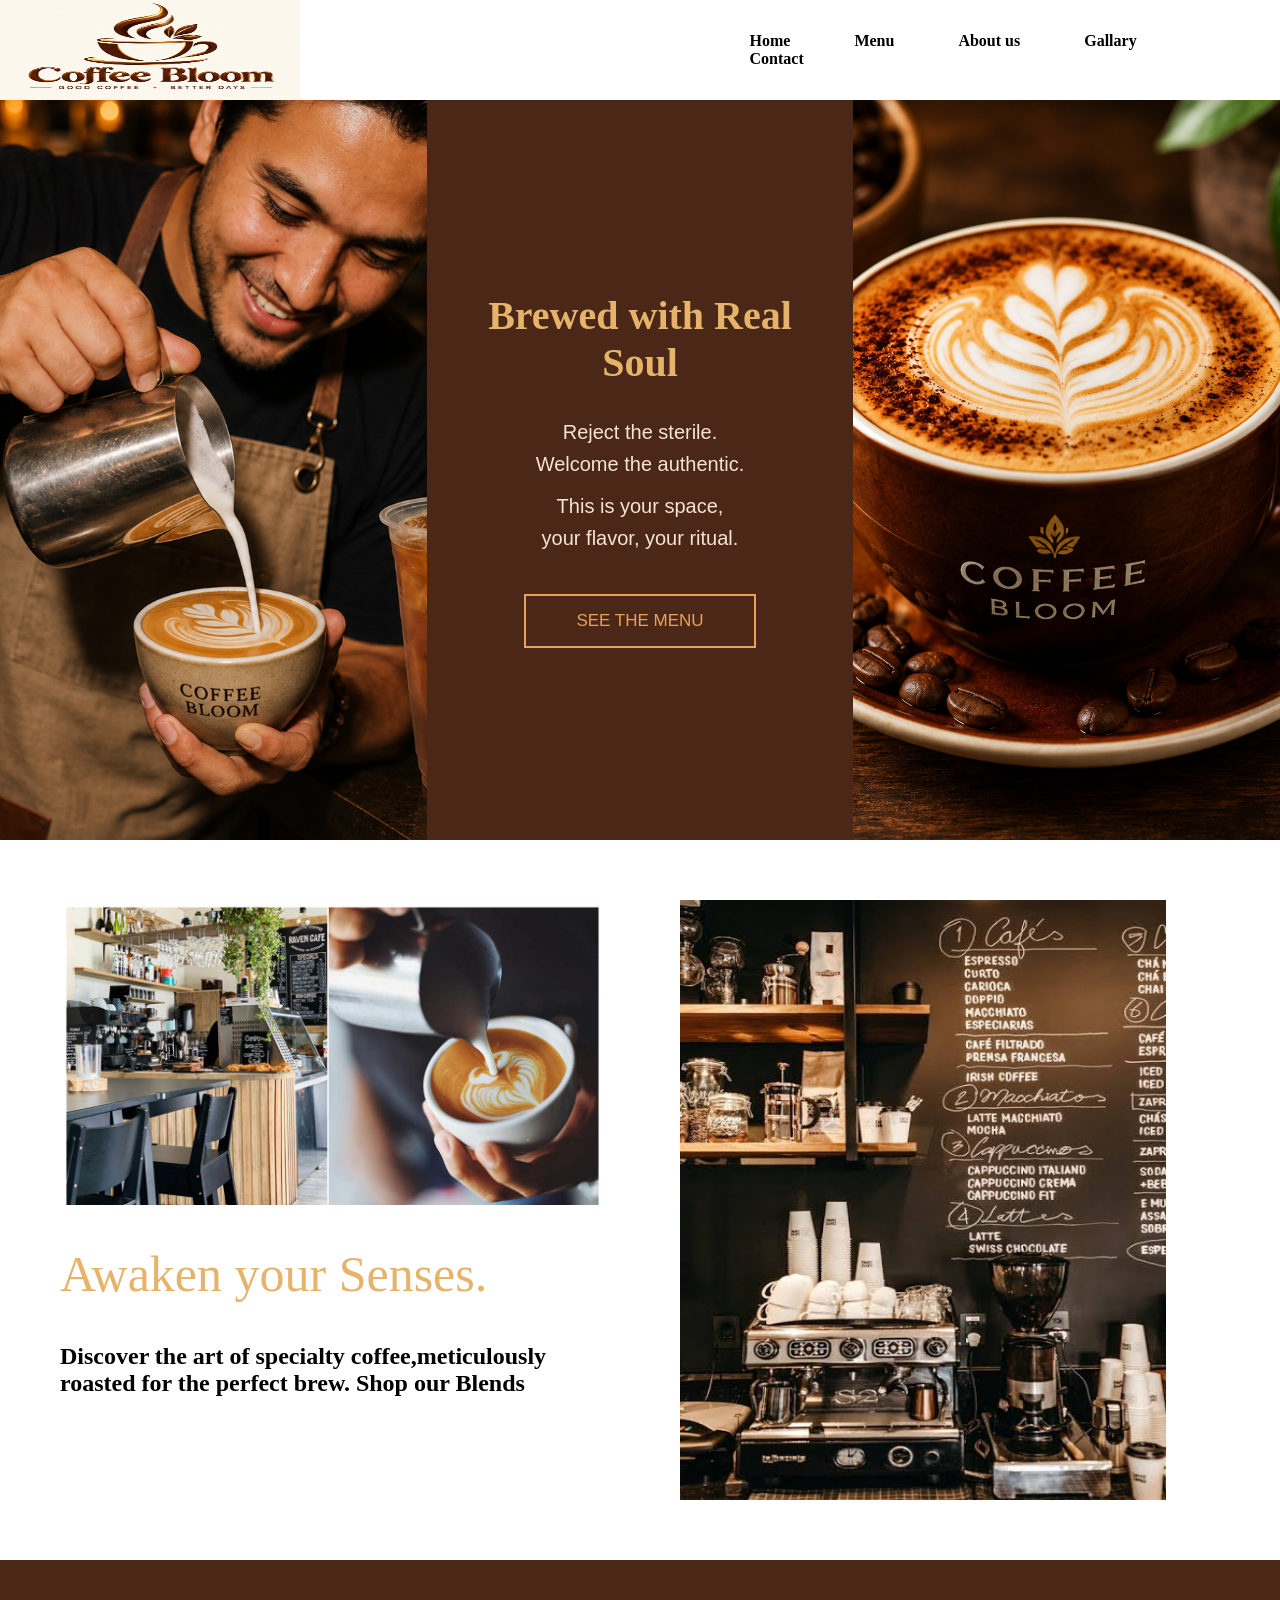
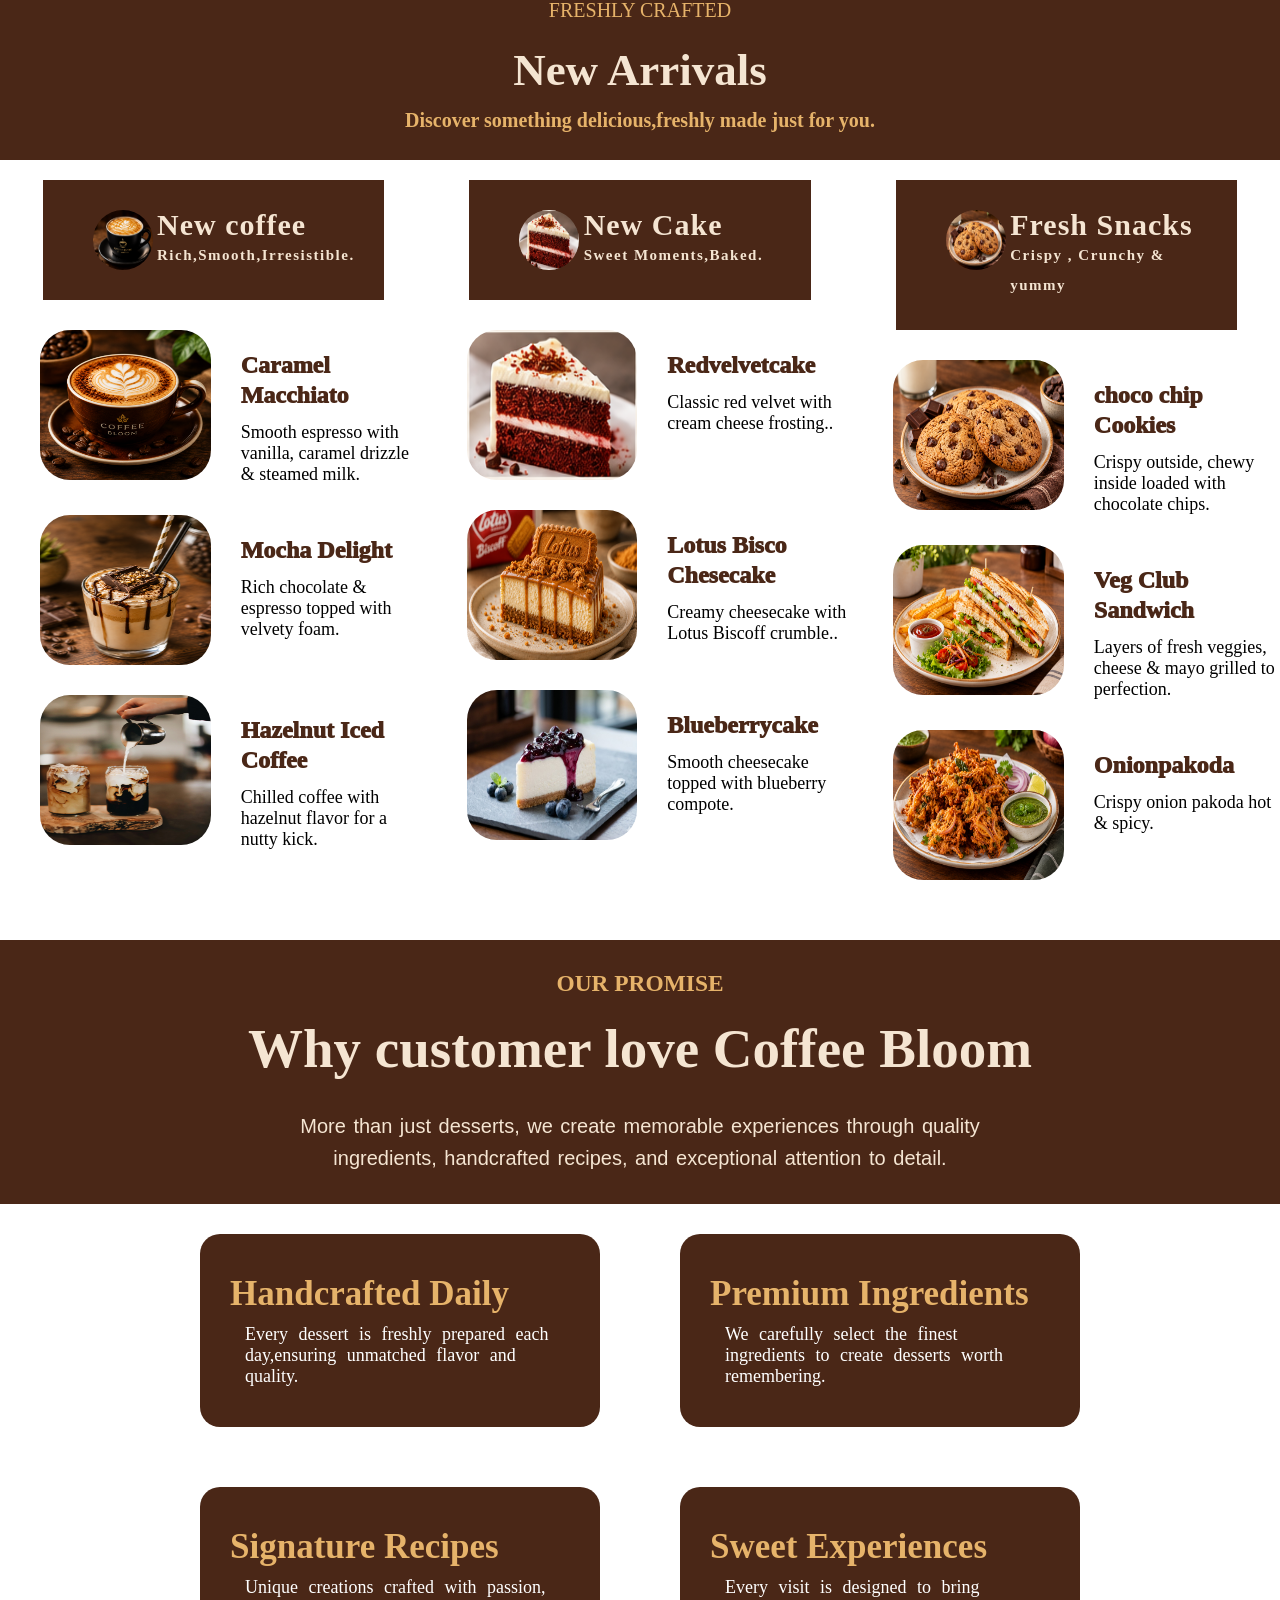
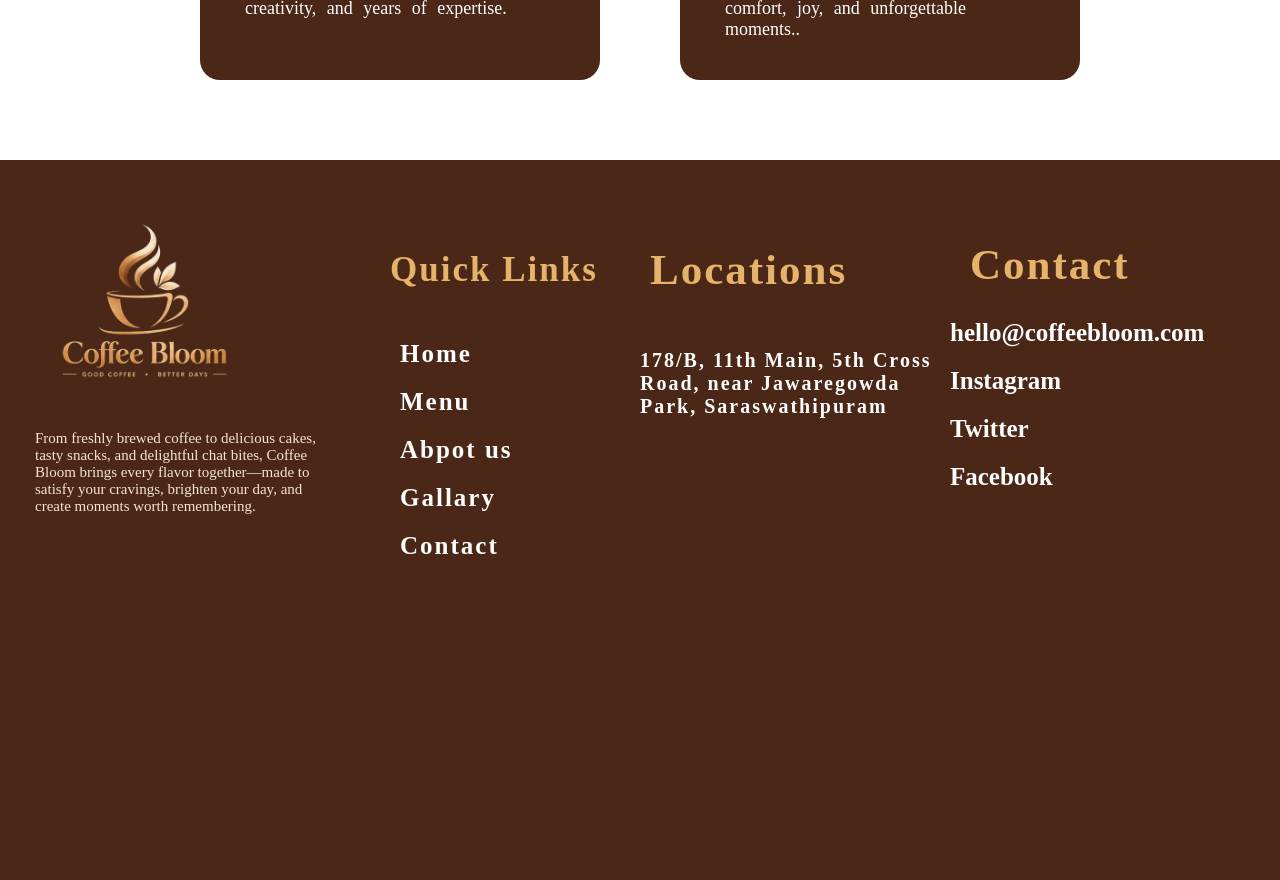
<file: index.html>
<html lang="en">

<head>
    <meta charset="UTF-8">
    <meta name="viewport" content="width=device-width, initial-scale=1.0">
    <title>Document</title>
    <link rel="stylesheet" href="index.css">

<body>
    <div class="row1">
        <div class="col1">
            <a href="./index.html">
                <img src="./images/logoimage.png">
            </a>
        </div>
        <div class="col2">

            <ul>
                <li><a href="./index.html">Home</a> </li>
                <li><a href="./menu.html">Menu</a> </li>
                <li><a href="./Aboutus.html">About us</a></li>
                <li><a href="./Gallerypage.html">Gallary</a></li>
                <li><a href="./Contactpage.html">Contact</a></li>
            </ul>
            <h3></h3>
            <h3></h3>
            <h3></h3>
            <h3></h3>
        </div>
    </div>


    <div class="three-boxes">

        <div class="box">
            <img src="images/coffeeboy.png">
        </div>
        <div class="box middle-box">

            <h1>Brewed with Real Soul</h1>
            <p>
                Reject the sterile.<br>
                Welcome the authentic.
            </p>
            <p>
                This is your space,<br>
                your flavor, your ritual.
            </p>

            <a href="./menu.html">
                <button>SEE THE MENU</button>

            </a>
        </div>
        <div class="box">
            <img src="images/coffeebox1.png">
        </div>
    </div>

    <div class="row3">

        <div class="coffee">
            <img src="images/slide2.png" alt="cafe image">
            <h1 class="unifrakturmaguntia-regular">Awaken your Senses.</h1>
            <h2>Discover the art of specialty coffee,meticulously roasted for the perfect brew.
                Shop our Blends</h2>
        </div>

        <div class="poster">
            <img src="images/imagecoffee.jpg">
        </div>
    </div>


    <div class="newarrivalcontainer">
        <h5 class="subnewarrivalheading unifrakturmaguntia-regular">FRESHLY CRAFTED</h5>
        <h1 class="newarrivalheading">New Arrivals</h1>
        <h3 class="newarrivaldiscription">Discover something delicious,freshly made just for you.</h3>
    </div>

    <div class="newproductcategiory">

        <div class="coffeeproduct">
            <div class="coffeeproductacontainer">

                <div class="coffeecategorylogo">
                    <img src="./images/coffeecup.png">
                </div>

                <div class="coffeecategorydescription">
                    <h3>New coffee</h3>
                    <h5>Rich,Smooth,Irresistible.</h5>

                </div>

            </div>

            <div class="FreshlyCraftedcontainer">
                <div class="FreshlyCraftedcol1">
                    <img class="FreshlyCraftedcol1img" src="./images/coffeebox1.png">

                </div>
                <div class="FreshlyCraftedcol2">
                    <h3>Caramel Macchiato</h3>
                    <p>Smooth espresso with vanilla, caramel drizzle & steamed milk.</p>

                </div>

            </div>

            <div class="FreshlyCraftedcontainer">
                <div class="FreshlyCraftedcol1">
                    <img class="FreshlyCraftedcol1img" src="images/coffeebox2.png">
                </div>
                <div class="FreshlyCraftedcol2">
                    <h3>Mocha Delight</h3>
                    <p>Rich chocolate & espresso topped with velvety foam.</p>

                </div>


            </div>
            <div class="FreshlyCraftedcontainer">
                <div class="FreshlyCraftedcol1">
                    <img class="FreshlyCraftedcol1img" src="images/icedcoffee1.jpg">

                </div>
                <div class="FreshlyCraftedcol2">
                    <h3>Hazelnut Iced Coffee</h3>
                    <p>Chilled coffee with hazelnut flavor for a nutty kick.</p>

                </div>


            </div>



        </div>


        <div class="cakeproduct">

            <div class="coffeeproductacontainer">
                <div class="coffeecategorylogo">
                    <img src="images/redvelvetcake.png">
                </div>
                <div class="coffeecategorydescription">
                    <h3>New Cake</h3>
                    <h5>Sweet Moments,Baked.</h5>

                </div>
            </div>
            <div class="FreshlyCraftedcontainer">
                <div class="FreshlyCraftedcol1">
                    <img class="FreshlyCraftedcol1img" src="images/redvelvetcake.png">

                </div>
                <div class="FreshlyCraftedcol2">
                    <h3>Redvelvetcake</h3>
                    <p>Classic red velvet with cream cheese frosting..</p>

                </div>


            </div>
            <div class="FreshlyCraftedcontainer">
                <div class="FreshlyCraftedcol1">
                    <img class="FreshlyCraftedcol1img" src="/images/lotuscake.png">

                </div>
                <div class="FreshlyCraftedcol2">
                    <h3>Lotus Bisco Chesecake</h3>
                    <p>Creamy cheesecake with Lotus Biscoff crumble..</p>

                </div>


            </div>
            <div class="FreshlyCraftedcontainer">
                <div class="FreshlyCraftedcol1">
                    <img class="FreshlyCraftedcol1img" src="/images/blueberrycake.jpg">

                </div>
                <div class="FreshlyCraftedcol2">
                    <h3>Blueberrycake</h3>
                    <p>Smooth cheesecake topped with blueberry compote.</p>

                </div>


            </div>

        </div>


        <div class="Freshsnakes">

            <div class="coffeeproductacontainer">
                <div class="coffeecategorylogo  ">
                    <img src="./images/chococookies.png">
                </div>
                <div class="coffeecategorydescription">
                    <h3>Fresh Snacks<h3>
                            <h5>Crispy , Crunchy & yummy</h5>

                </div>
            </div>
            <div class="FreshlyCraftedcontainer">
                <div class="FreshlyCraftedcol1">
                    <img class="FreshlyCraftedcol1img" src="/images/chococookies.png">

                </div>
                <div class="FreshlyCraftedcol2">
                    <h3>choco chip Cookies</h3>
                    <p>Crispy outside, chewy inside loaded with chocolate chips.</p>

                </div>


            </div>
            <div class="FreshlyCraftedcontainer">
                <div class="FreshlyCraftedcol1">
                    <img class="FreshlyCraftedcol1img" src="/images/sandwich.png">

                </div>
                <div class="FreshlyCraftedcol2">
                    <h3>Veg Club Sandwich</h3>
                    <p>Layers of fresh veggies, cheese & mayo grilled to perfection.</p>
                </div>


            </div>
            <div class="FreshlyCraftedcontainer">
                <div class="FreshlyCraftedcol1">
                    <img class="FreshlyCraftedcol1img" src="/images/onionpakoda.png">

                </div>
                <div class="FreshlyCraftedcol2">
                    <h3>Onionpakoda</h3>
                    <p>Crispy onion pakoda hot & spicy.</p>

                </div>


            </div>

        </div>
    </div>





    <div class="ourpromisecontainer">
        <div class="ourpromiseheader">
            <h3>OUR PROMISE</h3>
            <h1>Why customer love Coffee Bloom</h1>
            <p>More than just desserts, we create memorable experiences through quality<br>
                ingredients, handcrafted recipes, and exceptional attention to detail.</p>
        </div>


        <div class="handcraftedcontainer">
            <div class="handcrafted">
                <h2>Handcrafted Daily</h2>
                <p class="handcraftedcontent">Every dessert is freshly prepared each day,ensuring unmatched flavor and
                    quality.</p>

            </div>

            <div class="handcrafted2">
                <h2>Premium Ingredients</h2>
                <p class="handcraftedcontent">We carefully select the finest ingredients to create desserts worth
                    remembering.</p>

            </div>




        </div>


        <div class="handcraftedcontainer">
            <div class="handcrafted">
                <h2>Signature Recipes</h2>
                <p class="handcraftedcontent">Unique creations crafted with passion, creativity, and years of expertise.
                </p>

            </div>

            <div class="handcrafted2">
                <h2> Sweet Experiences</h2>
                <p class="handcraftedcontent">Every visit is designed to bring comfort, joy, and unforgettable moments..
                </p>

            </div>




        </div>
    </div>


    <div class="homepagefooter">
        <div class="logosymbol">
            <img src="/images/finallogo.png">
            <p>From freshly brewed coffee to delicious cakes, tasty snacks, and delightful chat bites, Coffee Bloom
                brings every flavor together—made to satisfy your cravings, brighten your day, and create moments worth
                remembering.</p>


        </div>
        <div class="usefullinkheading">
            <h3>Quick Links</h3>
            <h4>Home</h4>
            <h4>Menu</h4>
            <h4>Abpot us</h4>
            <h4>Gallary</h4>
            <h4>Contact</h4>
        </div>
        <div class="footerLocations">
            <h2>Locations</h2>
            <h3>178/B, 11th Main, 5th Cross Road, near Jawaregowda Park, Saraswathipuram</h3>
        </div>
        <div class="footercontact">
            <h3>Contact</h3>
            <h4>hello@coffeebloom.com</h4>
            <h4>Instagram</h4>
            <h4>Twitter</h4>
            <h4>Facebook</h4>

        </div>
    </div>




    






</body>

</html>
</file>
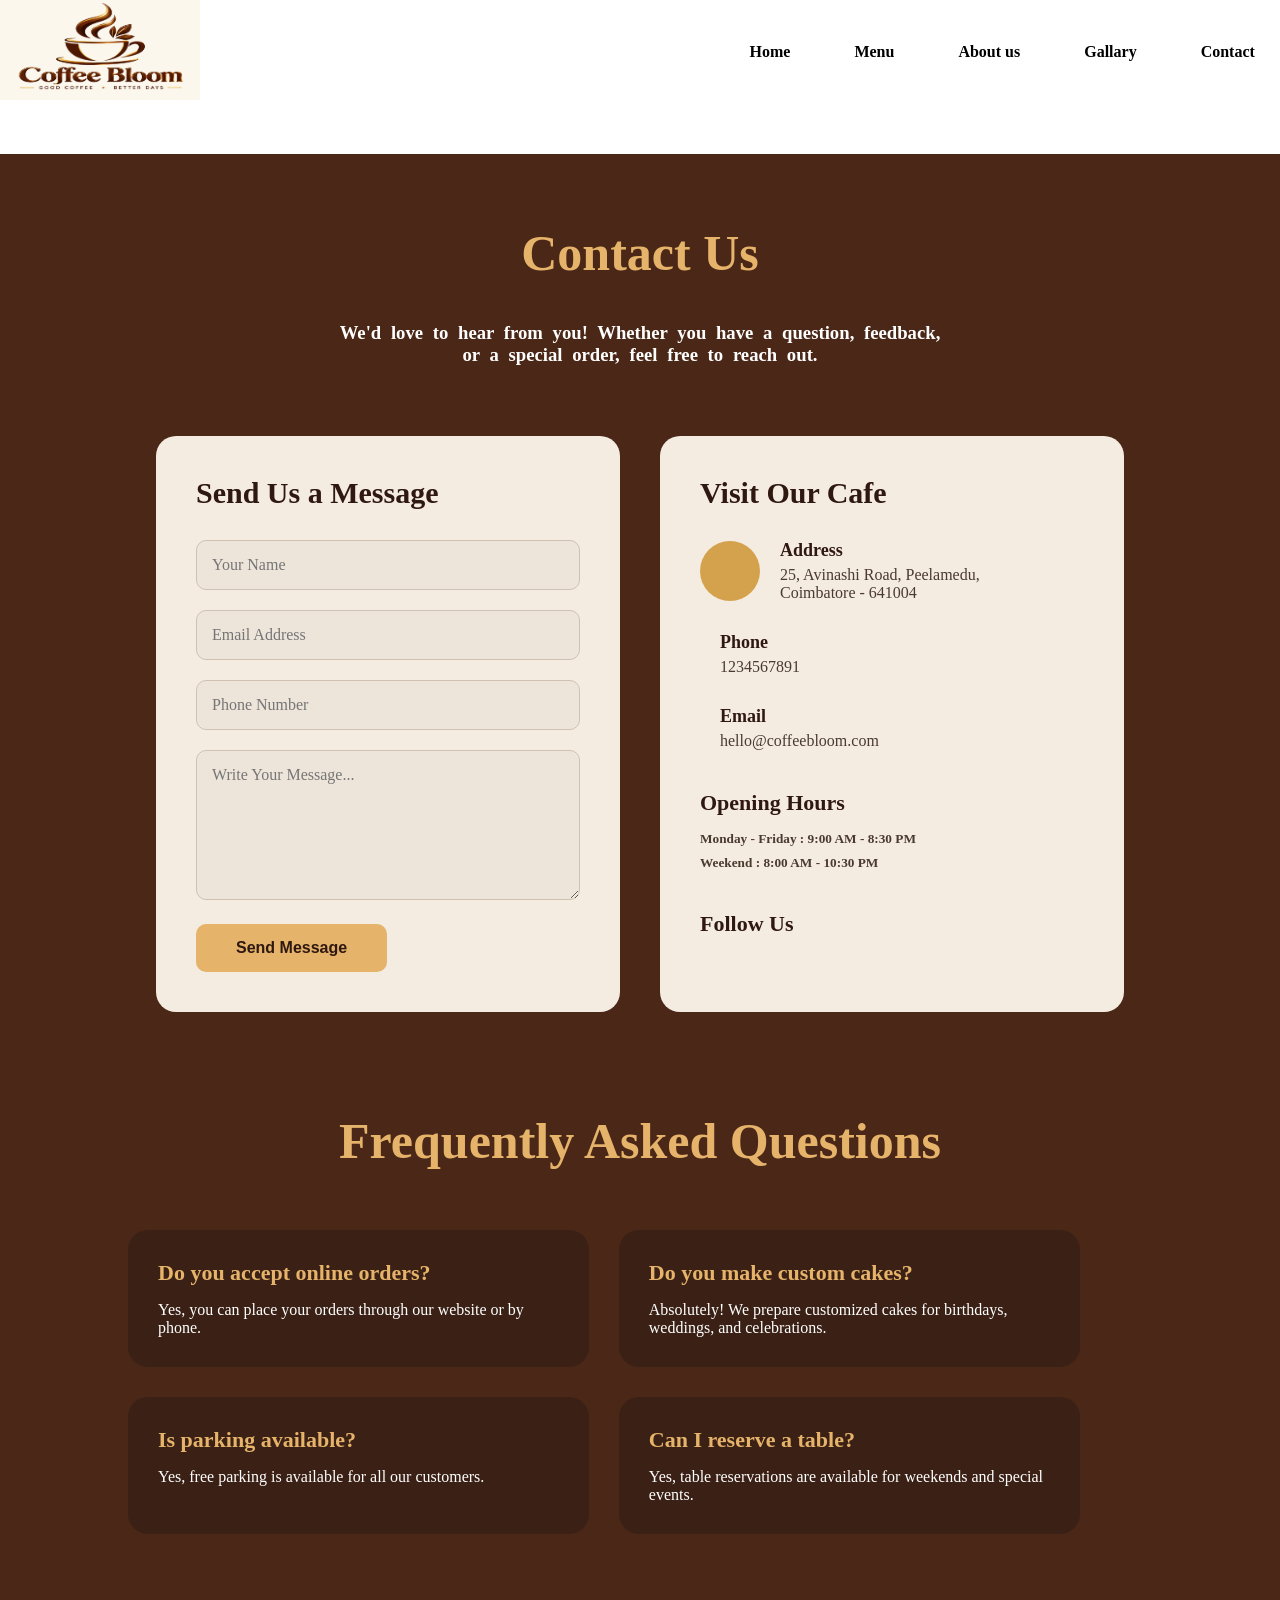
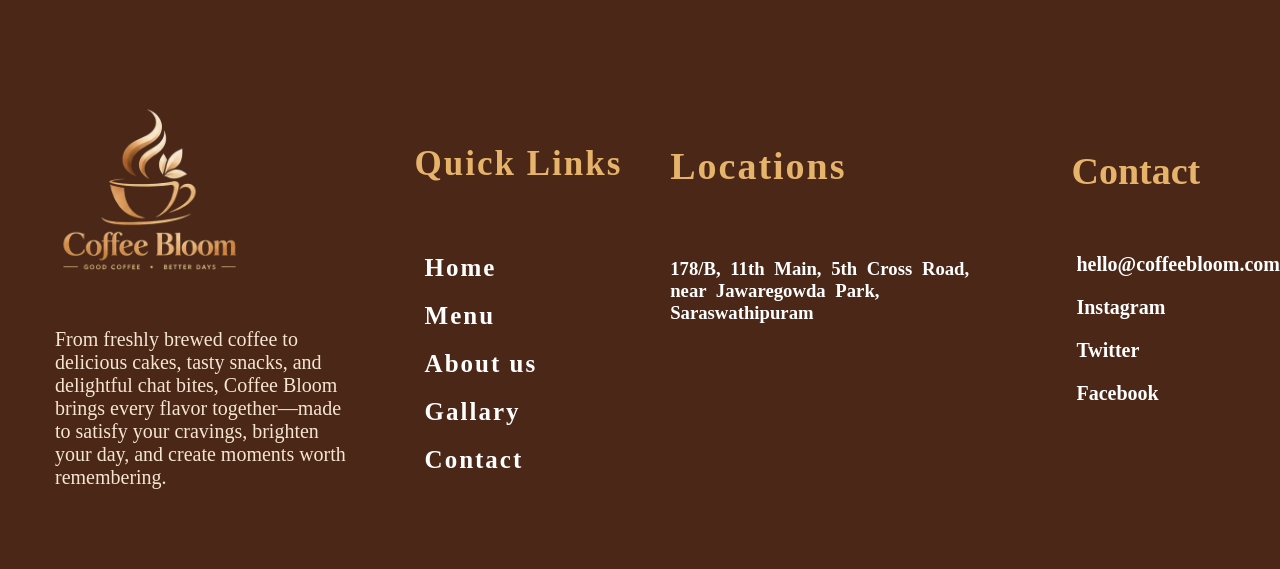
<file: Contactpage.html>
<!DOCTYPE html>
<html lang="en">

<head>
    <meta charset="UTF-8">
    <meta name="viewport" content="width=device-width, initial-scale=1.0">
    <title>Contact - Sweet Crumbs</title>
    <link rel="stylesheet" href="Contactpage.css">
</head>

<body>
    <div class="row1">
        <div class="col1">
            <a href="./index.html">
                <img src="./images/logoimage.png">
            </a>
        </div>
        <div class="col2">
            <ul>
                <li><a href="./index.html">Home</a> </li>
                <li><a href="./menu.html">Menu</a> </li>
                <li><a href="./Aboutus.html">About us</a></li>
                <li><a href="./Gallerypage.html">Gallary</a></li>
                <li><a href="./Contactpage.html">Contact</a></li>
            </ul>
        </div>
    </div>

    <div class="Contactpagebox">
        <div class="Contactheading">
            <h2>Contact Us</h2>
            <h3>We'd love to hear from you! Whether you have a question, feedback,<br> or a special order, feel free to
                reach out.</h3>
        </div>

        <!-- Send Us a Message + Visit Our Cafe (image1) -->
        <div class="Contactpagebox2">
            <div class="Contactmessagecol1">
                <h2>Send Us a Message</h2>
                <input type="text" placeholder="Your Name">
                <input type="email" placeholder="Email Address">
                <input type="text" placeholder="Phone Number">
                <textarea placeholder="Write Your Message..."></textarea>
                <button class="Contactsendbutton">Send Message</button>
            </div>

            <div class="Contactmessagecol2">
                <h2>Visit Our Cafe</h2>

                <div class="ContactInfoRow">
                    <div class="ContactIcon"></div>
                    <div>
                        <h4>Address</h4>
                        <p>25, Avinashi Road, Peelamedu,<br>Coimbatore - 641004</p>
                    </div>
                </div>

                <div class="ContactInfoRow">
                    <div class="Contacticon"></div>
                    <div>
                        <h4>Phone</h4>
                        <p>1234567891</p>
                    </div>
                </div>

                <div class="ContactInfoRow">
                    <div class="Contacticon"></div>
                    <div>
                        <h4>Email</h4>
                        <p>hello@coffeebloom.com</p>
                    </div>
                </div>

                <h3>Opening Hours</h3>
                <h5><strong>Monday - Friday :</strong> 9:00 AM - 8:30 PM</h5>
                <h5><strong>Weekend :</strong> 8:00 AM - 10:30 PM</h5>

                <h3>Follow Us</h3>
                <div class="Contactfollowrow">
                    <div class="Contactfollowicon"></div>
                    <div class="Contactfollowicon"></div>
                    <div class="Contactfollowicon"></div>
                </div>
            </div>
        </div>

        <div class="FAQheading">
            <h2>Frequently Asked Questions</h2>
        </div>
        <div class="FAQrow">

            <div class="FAQcard">
                <h3>Do you accept online orders?</h3>
                <p>Yes, you can place your orders through our website or by phone.</p>
            </div>
            <div class="FAQcard">
                <h3>Do you make custom cakes?</h3>
                <p>Absolutely! We prepare customized cakes for birthdays, weddings, and celebrations.</p>
            </div>
            <div class="FAQcard">
                <h3>Is parking available?</h3>
                <p>Yes, free parking is available for all our customers.</p>
            </div>

            <div class="FAQcard">
                <h3>Can I reserve a table?</h3>
                <p>Yes, table reservations are available for weekends and special events.</p>
            </div>
        </div>

        <div class="contacthomepagefooter">
            <div class="contactlogosymbol">
                <img src="./images/finallogo.png">
                <p>From freshly brewed coffee to delicious cakes, tasty snacks, and delightful chat bites, Coffee Bloom
                    brings every flavor together—made to satisfy your cravings, brighten your day, and create moments
                    worth
                    remembering.</p>


            </div>
            <div class="contactusefullinkheading">
                <h3>Quick Links</h3>
                <h4>Home</h4>
                <h4>Menu</h4>
                <h4>About us</h4>
                <h4>Gallary</h4>
                <h4>Contact</h4>
            </div>
            <div class="contactfooterLocations">
                <h2>Locations</h2>
                <h3>178/B, 11th Main, 5th Cross Road,<br> near Jawaregowda Park, Saraswathipuram</h3>
            </div>
            <div class="contactfootercontact">
                <h3>Contact</h3>
                <h4>hello@coffeebloom.com</h4>
                <h4>Instagram</h4>
                <h4>Twitter</h4>
                <h4>Facebook</h4>

            </div>

        </div>


       













    








    </div>



</body>

</html>
</file>
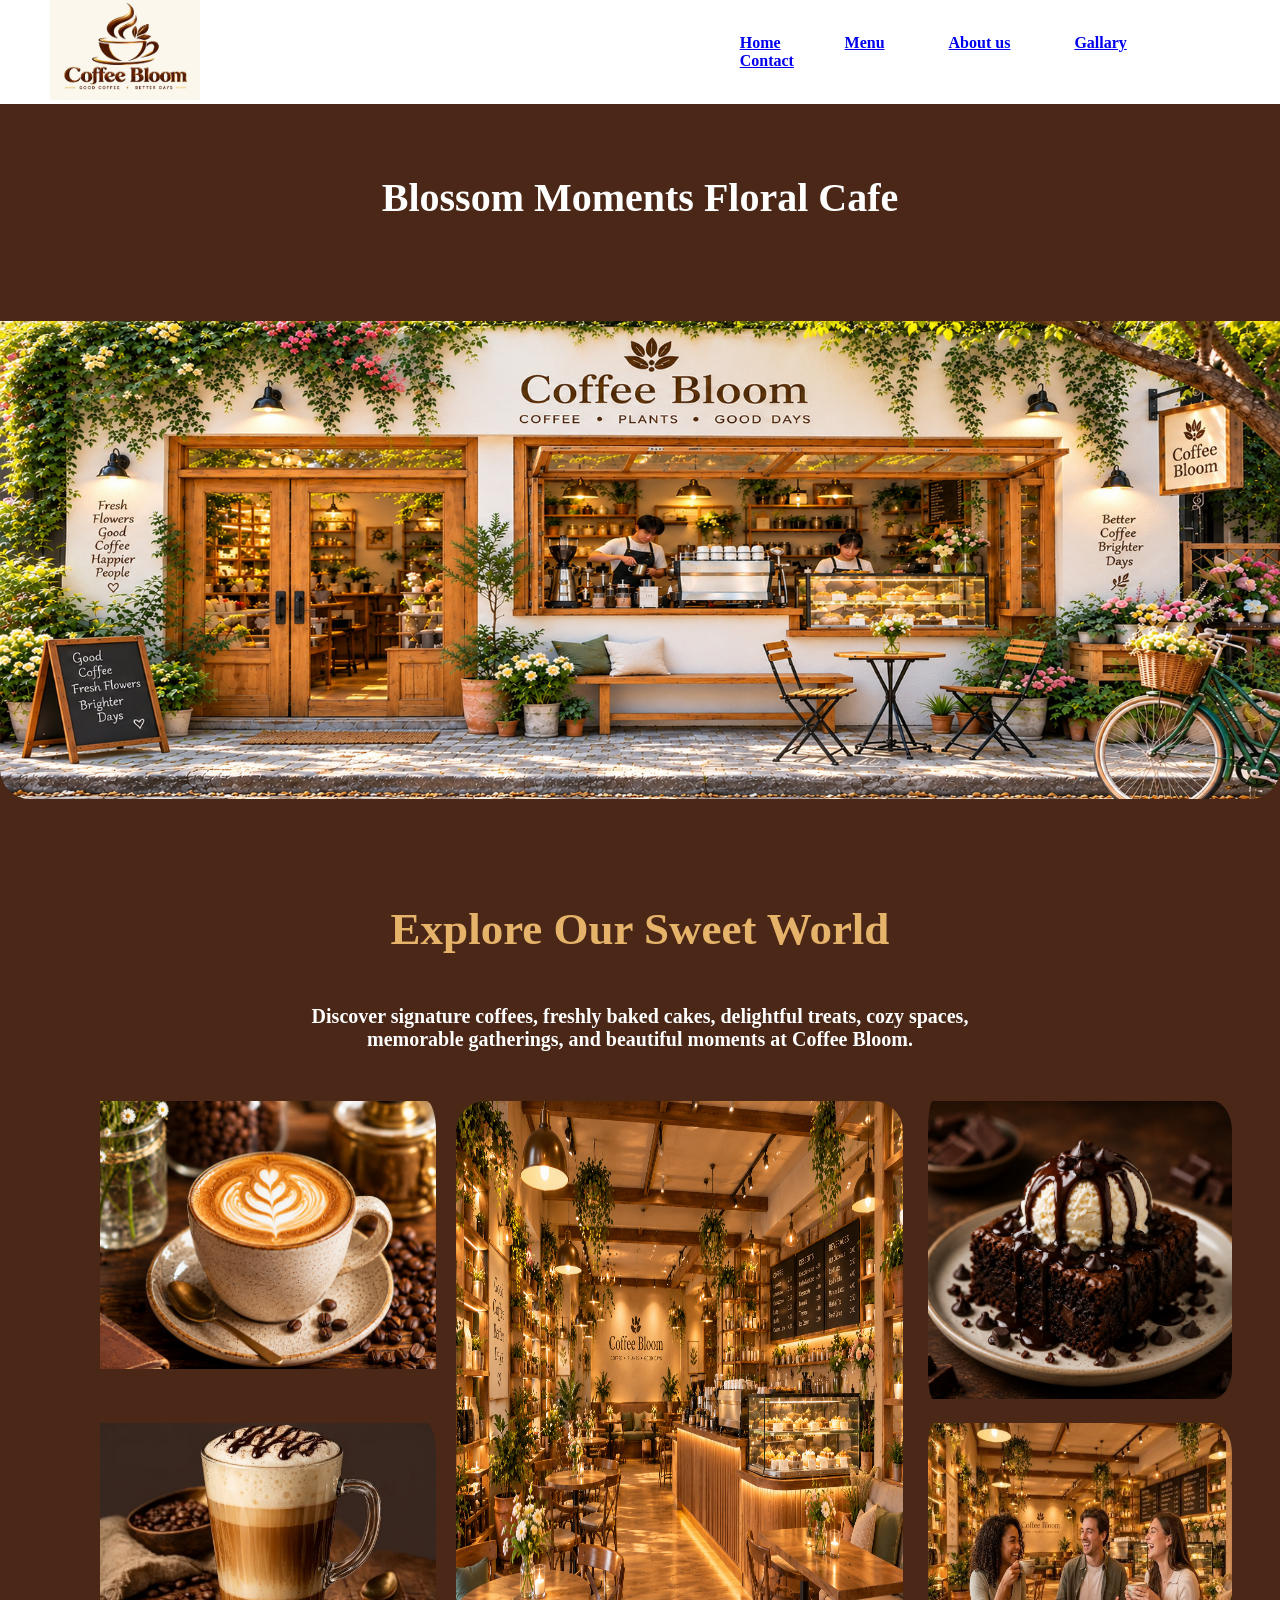
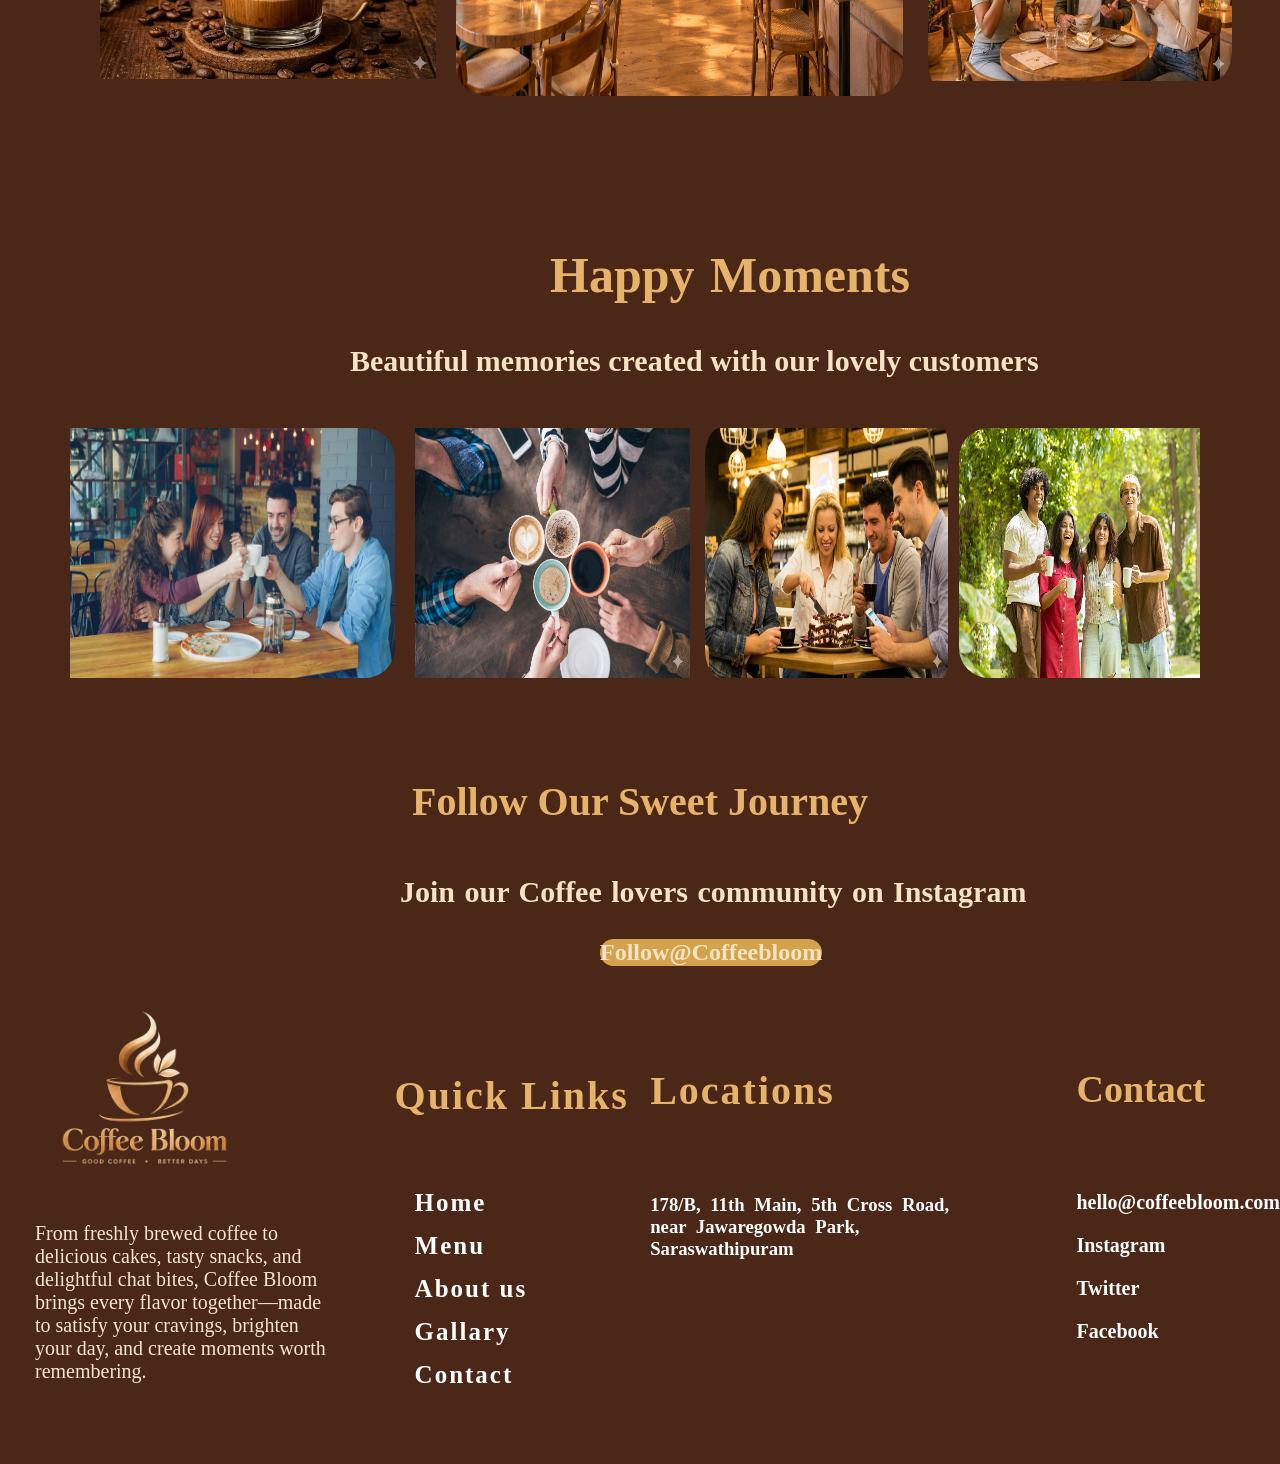
<file: Gallerypage.html>
<!DOCTYPE html>
<html lang="en">

<head>
    <meta charset="UTF-8">
    <meta name="viewport" content="width=device-width, initial-scale=1.0">
    <title>Document</title>
    <link rel="stylesheet" href="Gallerypage.css">
</head>

<body>
    <div class="row1">
        <div class="col1">
            <a href="/index.html">
                <img src="/images/logoimage.png">


            </a>
        </div>
        <div class="col2">

            <ul>
                <li><a href="./index.html">Home</a> </li>
                <li><a href="./menu.html">Menu</a> </li>
                <li><a href="./Aboutus.html">About us</a></li>
                <li><a href="./Gallerypage.html">Gallary</a></li>
                <li><a href="./Contactpage.html">Contact</a></li>
            </ul>
            <h3></h3>
            <h3></h3>
            <h3></h3>
            <h3></h3>
        </div>
    </div>

    <div class="Gallerypage1">
        <div class="Gallarybackground">
            <h2>Blossom Moments Floral Cafe</h2>
            <img src="/images/Gallerypic.png">
        </div>
        <div class="Gallaryheading">
            <h2>Explore Our Sweet World</h2>
            <h5>Discover signature coffees, freshly baked cakes, delightful treats, cozy spaces,<br> memorable
                gatherings, and beautiful moments at Coffee Bloom.</h5>
        </div>
        <div class="Gallaryimagesdiplayed">
            <div class="Gallarycoffee">
                <img src="/images/gallerycoffee.png">
                <div class="Gallarycoffee2">
                    <img src="/images/gallerycoffee2.jpg">
                </div>
            </div>
            <div class="Gallaryplace">
                <img src="/images/shopimage.png">
            </div>
            <div class="Gallarybrowini">
                <img src="/images/Browini.png">
                <div class="galleryhappymoment">
                    <img src="/images/galleryhappymoment.jpg">
                </div>
            </div>


        </div>

        <div class="Happyquotes">
            <h2>Happy Moments</h2>
            <h3>Beautiful memories created with our lovely customers</h3>
        </div>
        <div class="joyfullmomentimage">
            <div class="Happymoments1">
                <img src="/images/galleryhappyimage1.jpg">
            </div>
            <div class="Happymoments2">
                <img src="/images/galleryhappyimage2.jpg">
            </div>
            <div class="Happymoments3">
                <img src="/images/galleryhappyimage3.jpg">
            </div>
            <div class="Happymoments4">
                <img src="/images/galleryhappyimage4.jpg">
            </div>
        </div>
        <div class="Gallaryjorney">
            <h2>Follow Our Sweet Journey</h2>
            <h4>Join our Coffee lovers community on Instagram</h4>
        </div>
        <div class="instapage">
            <h2>Follow@Coffeebloom</h2>
        </div>

        <div class="galleryhomepagefooter">
            <div class="gallerylogosymbol">
                <img src="./images/finallogo.png">
                <p>From freshly brewed coffee to delicious cakes, tasty snacks, and delightful chat bites, Coffee Bloom
                    brings every flavor together—made to satisfy your cravings, brighten your day, and create moments
                    worth
                    remembering.</p>


            </div>
            <div class="galleryusefullinkheading">
                <h3>Quick Links</h3>
                <h4>Home</h4>
                <h4>Menu</h4>
                <h4>About us</h4>
                <h4>Gallary</h4>
                <h4>Contact</h4>
            </div>
            <div class="galleryfooterLocations">
                <h2>Locations</h2>
                <h3>178/B, 11th Main, 5th Cross Road,<br> near Jawaregowda Park, Saraswathipuram</h3>
            </div>
            <div class="galleryfootercontact">
                <h3>Contact</h3>
                <h4>hello@coffeebloom.com</h4>
                <h4>Instagram</h4>
                <h4>Twitter</h4>
                <h4>Facebook</h4>

            </div>

        </div>




</body>

</html>
</file>
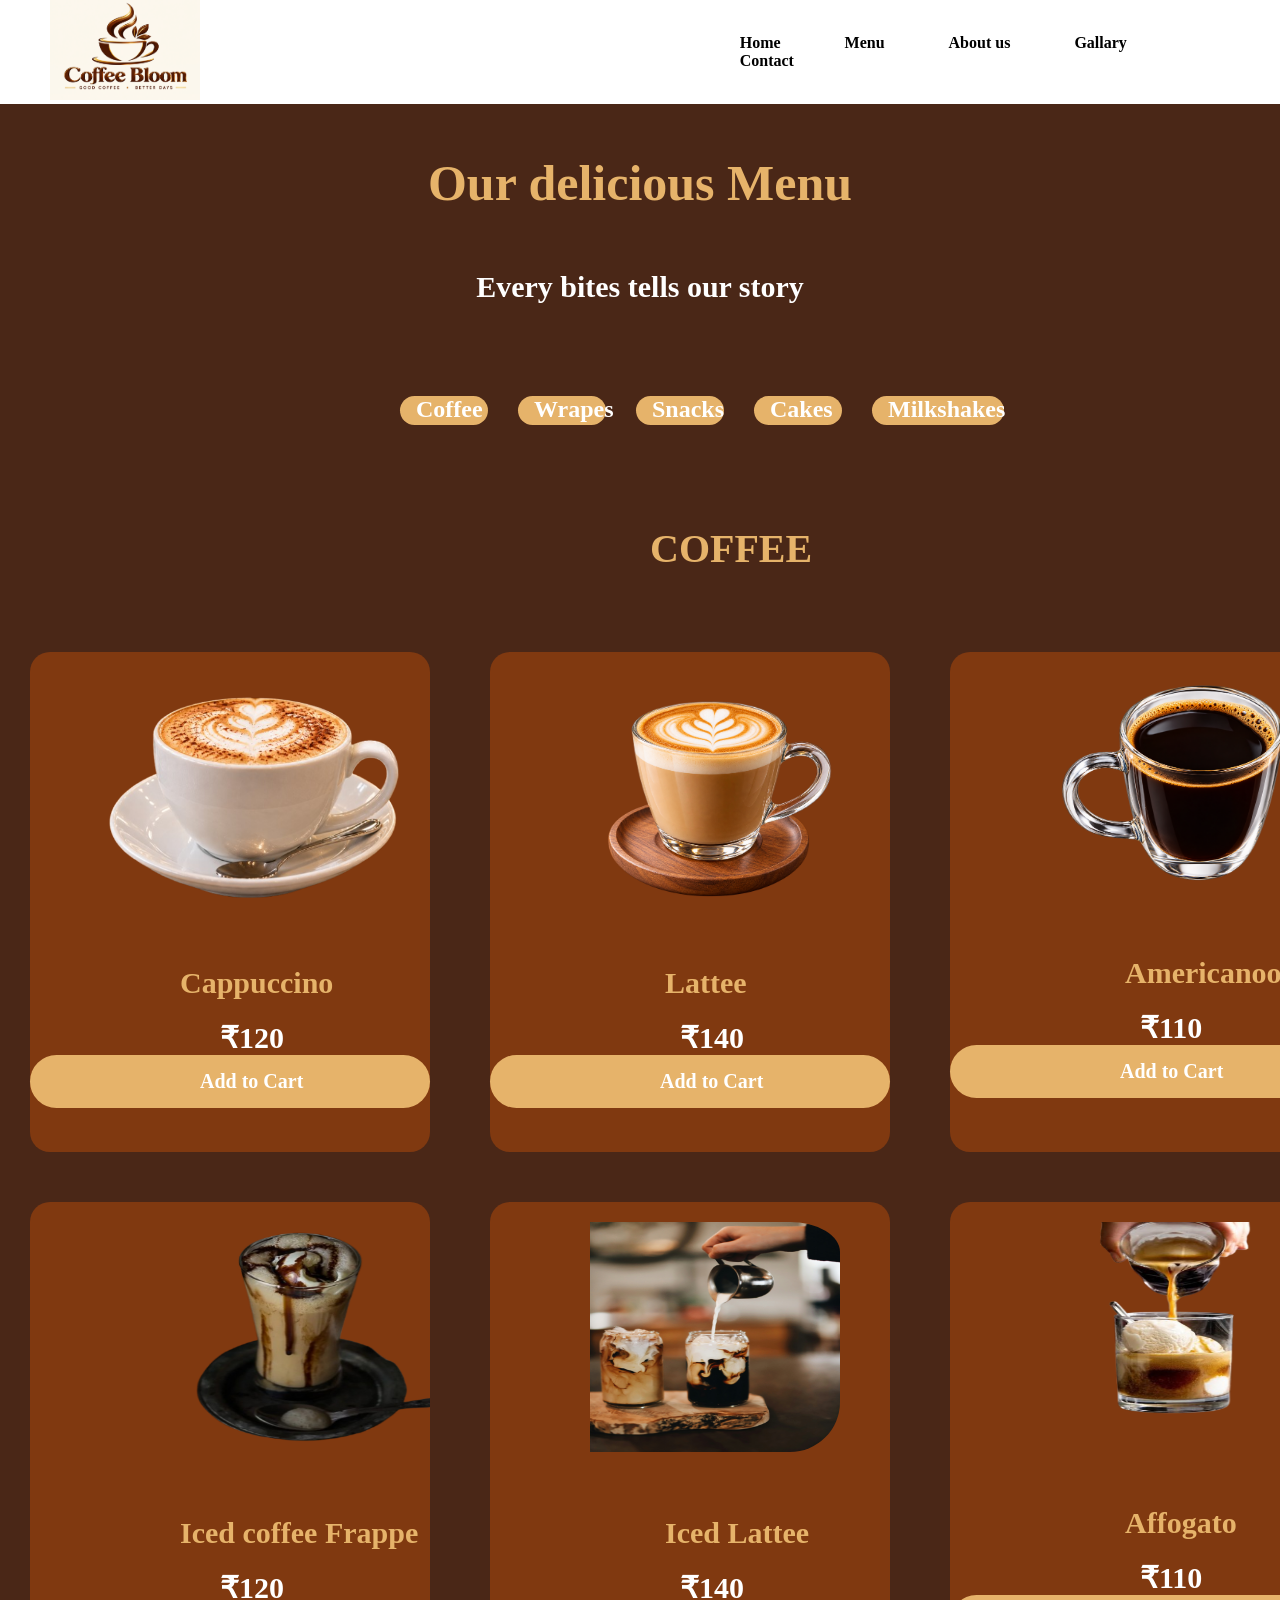
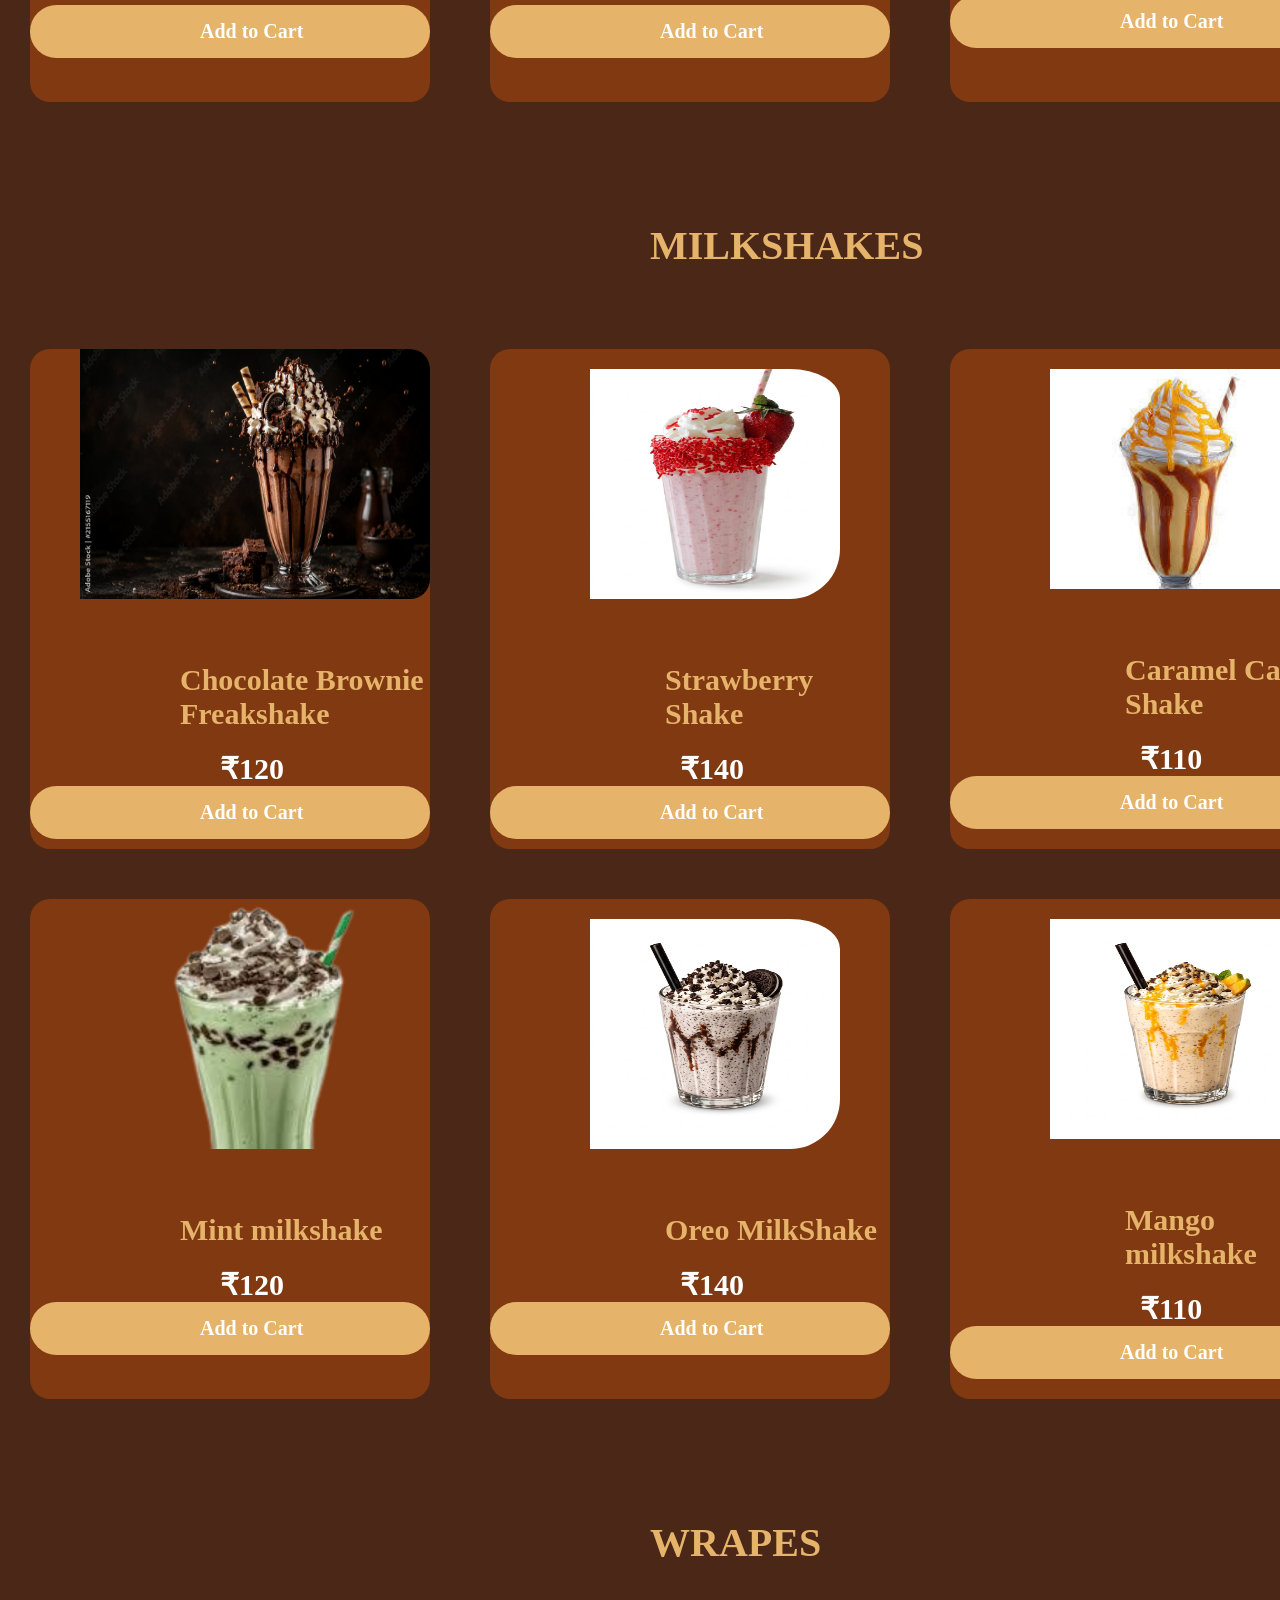
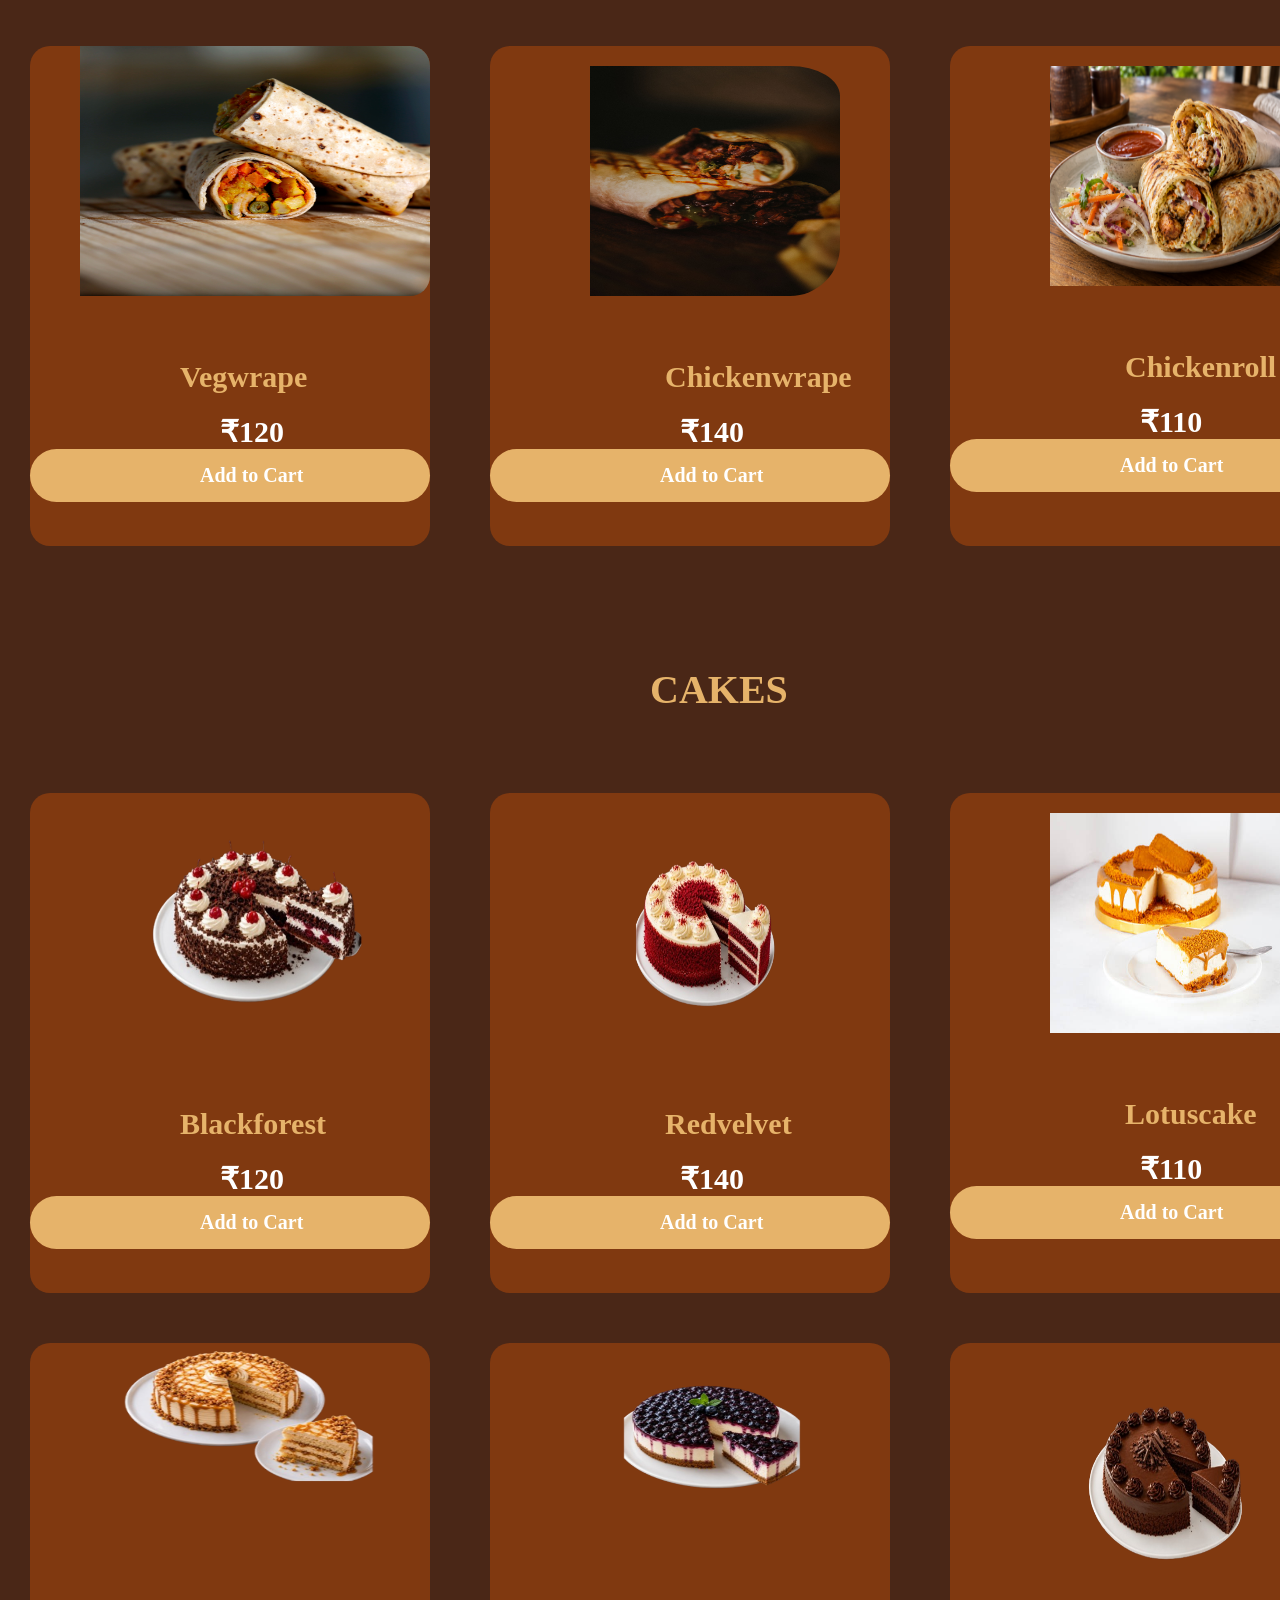
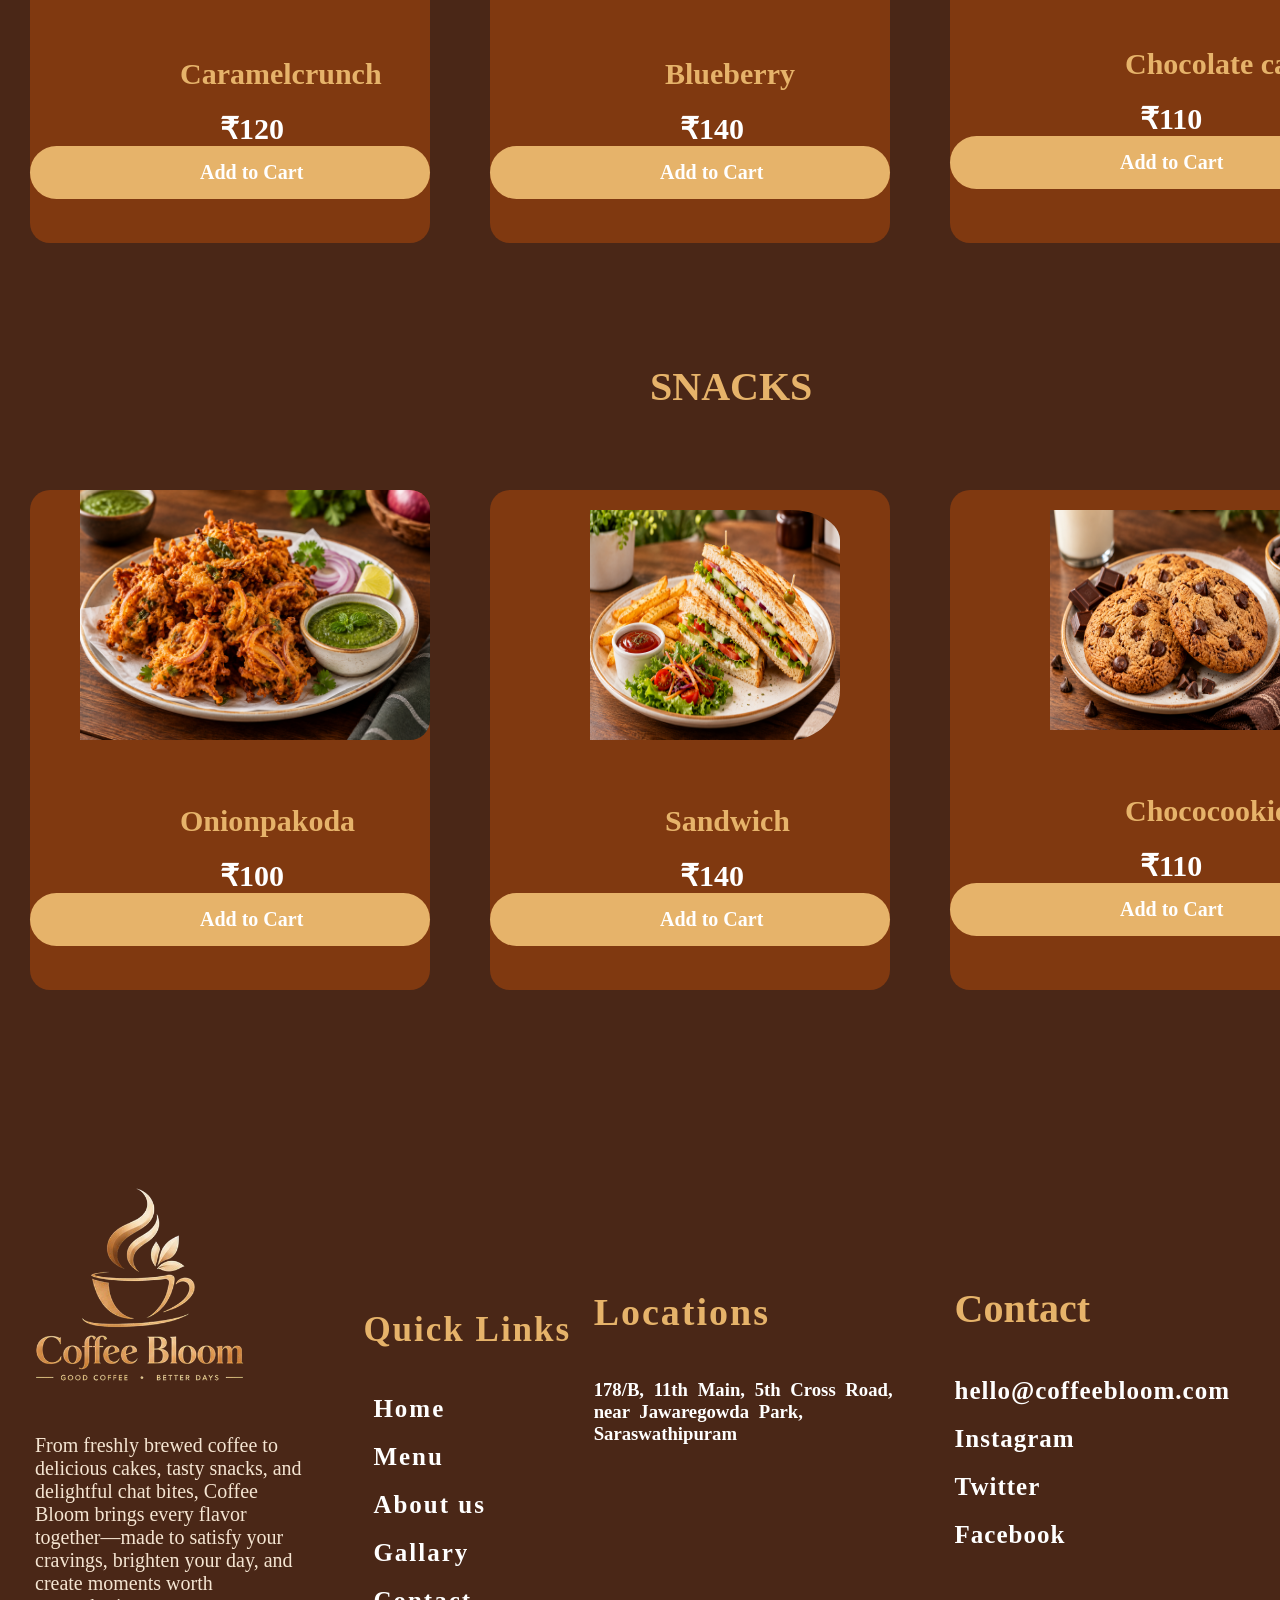
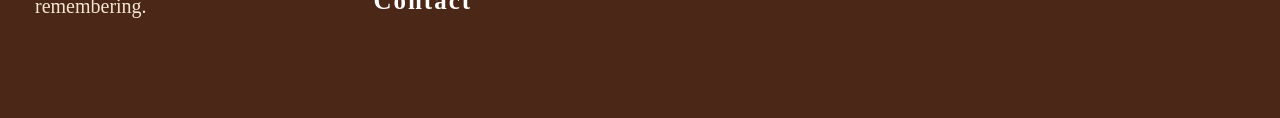
<file: menu.html>
<!DOCTYPE html>
<html lang="en">

<head>
    <meta charset="UTF-8">
    <meta name="viewport" content="width=device-width, initial-scale=1.0">
    <title>Document</title>
    <link rel="stylesheet" href="./menu.css">
</head>

<body>

    <div class="row1">
        <div class="col1">
            <a href="./index.html">
                <img src="images/logoimage.png">


            </a>
        </div>
        <div class="col2">

            <ul>
                <li><a href="./index.html">Home</a> </li>
                <li><a href="./menu.html">Menu</a> </li>
                <li><a href="./Aboutus.html">About us</a></li>
                <li><a href="./Gallerypage.html">Gallary</a></li>
                <li><a href="./Contactpage.html">Contact</a></li>
            </ul>
            <h3></h3>
            <h3></h3>
            <h3></h3>
            <h3></h3>
        </div>
    </div>





    <div class="menupage2">
        <div class="menupagehead">
            <h3>Our delicious Menu</h3>
            <h2>Every bites tells our story</h2>
        </div>

    </div>
    <div class="Menucategory">
        <h2 class="menucategory1">Coffee</h2>
        <h2 class="menucategory2">Wrapes</h2>
        <h2 class="menucategory3">Snacks</h2>
        <h2 class="menucategory4">Cakes</h2>
        <h2 class="menucategory5">Milkshakes</h2>
    </div>

    <div class="CoffeeProduct">
        <h1>COFFEE</h1>
    </div>
    <div class="coffeetypeimages">
        <div class="coffeepic1">
            <img src="./images/Cappuccinocoffee1.png">
            <h3>Cappuccino</h3>
            <h2>₹120</h2>
            <h5>Add to Cart</h5>
        </div>
        <div class="coffeepic2">
            <img src="./images/latteecoffee2.png">
            <h3>Lattee</h3>
            <h2>₹140</h2>
            <h5>Add to Cart</h5>


        </div>
        <div class="coffeepic3">
            <img src="images/Americanocoffeeimage.png">
            <h3>Americanoo</h3>
            <h2>₹110</h2>
            <h5>Add to Cart</h5>
        </div>
    </div>
    <div class="coffeetypeimages">
        <div class="coffeepic1">
            <img src="/images/coldcoffee.png">
            <h3>Iced coffee Frappe</h3>
            <h2>₹120</h2>
            <h5>Add to Cart</h5>
        </div>
        <div class="coffeepic2">
            <img src="./images/icedcoffee1.jpg">
            <h3>Iced Lattee</h3>
            <h2>₹140</h2>
            <h5>Add to Cart</h5>


        </div>
        <div class="coffeepic3">
            <img src="./images/coldcoffee2.png">
            <h3>Affogato</h3>
            <h2>₹110</h2>
            <h5>Add to Cart</h5>
        </div>
    </div>

    <div class="CoffeeProduct">
        <h1>MILKSHAKES</h1>
    </div>
    <div class="coffeetypeimages">
        <div class="coffeepic1">
            <img src="./images/milkshake.jpg">
            <h3>Chocolate Brownie Freakshake</h3>
            <h2>₹120</h2>
            <h5>Add to Cart</h5>
        </div>
        <div class="coffeepic2">
            <img src="./images/milkshake2.jpg">
            <h3>Strawberry Shake</h3>
<h2>₹140</h2>
            <h5>Add to Cart</h5>


        </div>
        <div class="coffeepic3">
            <img src="./images/caramelmilkshake3.jpg">
            <h3>Caramel Candy Shake</h3>

            <h2>₹110</h2>
            <h5>Add to Cart</h5>
        </div>

    </div>
    <div class="coffeetypeimages">
        <div class="coffeepic1">
            <img src="./images/mint.png">
            <h3>Mint milkshake</h3>
            <h2>₹120</h2>
            <h5>Add to Cart</h5>
        </div>
        <div class="coffeepic2">
            <img src="./images/Oreo MilkShake5.jpg">
            <h3>Oreo MilkShake</h3>

            <h2>₹140</h2>
            <h5>Add to Cart</h5>


        </div>
        <div class="coffeepic3">
            <img src="./images/Mango milkShake6.jpg">
            <h3>Mango milkshake</h3>
            <h2>₹110</h2>
            <h5>Add to Cart</h5>
        </div>

    </div>



    <div class="CoffeeProduct">
        <h1>WRAPES</h1>
    </div>
    <div class="coffeetypeimages">
        <div class="coffeepic1">
            <img src="./images/vegwrape.jpg">
            <h3>Vegwrape</h3>
            <h2>₹120</h2>
            <h5>Add to Cart</h5>
        </div>
        <div class="coffeepic2">
            <img src="./images/chickenwrape.jpg">
            <h3>Chickenwrape</h3>
            <h2>₹140</h2>
            <h5>Add to Cart</h5>


        </div>
        <div class="coffeepic3">
            <img src="./images/chickenrollimage.png">
            <h3>Chickenroll</h3>
            <h2>₹110</h2>
            <h5>Add to Cart</h5>
        </div>
    </div>
    <div class="CoffeeProduct">
        <h1>CAKES</h1>
    </div>
    <div class="coffeetypeimages">
        <div class="coffeepic1">
            <img src="./blackforestcake.png">
            <h3>Blackforest</h3>
            <h2>₹120</h2>
            <h5>Add to Cart</h5>
        </div>
        
        <div class="coffeepic2">
            <img src="./images/redvelvetcake2.png">
            <h3>Redvelvet</h3>
            <h2>₹140</h2>
            <h5>Add to Cart</h5>


        </div>
        <div class="coffeepic3">
            <img src="./images/lotuscake2.png">
            <h3>Lotuscake</h3>
            <h2>₹110</h2>
            <h5>Add to Cart</h5>
        </div>
    </div>
    <div class="coffeetypeimages">
        <div class="coffeepic1">
            <img src="./images/Caramelcrunchcake.png">
            <h3>Caramelcrunch</h3>
            <h2>₹120</h2>
            <h5>Add to Cart</h5>
        </div>
        <div class="coffeepic2">
            <img src="./images/blueberrycakeimage.jpg">
            <h3>Blueberry</h3>
            <h2>₹140</h2>
            <h5>Add to Cart</h5>


        </div>
        <div class="coffeepic3">
            <img src="./images/chocolatecake.png">
            <h3>Chocolate cake</h3>
            <h2>₹110</h2>
            <h5>Add to Cart</h5>
        </div>
    </div>
    <div class="CoffeeProduct">
        <h1>SNACKS</h1>
    </div>
    <div class="coffeetypeimages">
        <div class="coffeepic1">
            <img src="./images/onionpakoda.png">
            <h3>Onionpakoda</h3>
            <h2>₹100</h2>
            <h5>Add to Cart</h5>
        </div>
        <div class="coffeepic2">
            <img src="./images/sandwich.png">
            <h3>Sandwich</h3>
            <h2>₹140</h2>
            <h5>Add to Cart</h5>


        </div>
        <div class="coffeepic3">
            <img src="./images/chococookies.png">
            <h3>Chococookies</h3>
            <h2>₹110</h2>
            <h5>Add to Cart</h5>
        </div>
    </div>
    
<div class="menuhomepagefooter">
            <div class="menulogosymbol">
                <img src="/images/finallogo.png">
                <p>From freshly brewed coffee to delicious cakes, tasty snacks, and delightful chat bites, Coffee Bloom
                    brings every flavor together—made to satisfy your cravings, brighten your day, and create moments
                    worth
                    remembering.</p>


            </div>
            <div class="menuusefullinkheading">
                <h3>Quick Links</h3>
                <h4>Home</h4>
                <h4>Menu</h4>
                <h4>About us</h4>
                <h4>Gallary</h4>
                <h4>Contact</h4>
            </div>
            <div class="menufooterLocations">
                <h2>Locations</h2>
                <h3>178/B, 11th Main, 5th Cross Road,<br> near Jawaregowda Park, Saraswathipuram</h3>
            </div>
            <div class="menufootercontact">
                <h3>Contact</h3>
                <h4>hello@coffeebloom.com</h4>
                <h4>Instagram</h4>
                <h4>Twitter</h4>
                <h4>Facebook</h4>

            </div>

        </div>

</body>

</html>
</file>
<file: index.css>
* {
    padding: 0%;
    margin: 0%;
    box-sizing: border-box;
}

body {

    padding: 0px;
}


.row1 {
    padding: 0px;
    display: flex;
    gap: 60px;
}

.col1 img {
    width: 100%;
    height: 100%;

}

.col1 {
    width: 50%;
}

.col2 {
    display: flex;
    align-items: center;
    padding-left: 20px;
    width: 50%;
    gap: 20px;
}

.col2 ul li {
    display: inline;
    padding-left: 60px;
    font-weight: 800;
}

.col2 ul li a {
    text-decoration: none;
    color: black;
}

.col2 ul li a:hover {
    color: brown;
}



.row2 {
    background-image: url("./images/coffeeimage.png");
    background-size: cover;
    background-position: center;
    padding-top: 10%;
    padding-left: 10%;
    height: 560px;
    margin-top: 0%;
}

.row2 h3 {
    width: 80%;
    letter-spacing: 2px;
    line-height: 42px;
    color: white;
    font-size: 35px;
    font-weight: 100;

    font-family: 'Lucida Sans', 'Lucida Sans Regular', 'Lucida Grande', 'Lucida Sans Unicode', Geneva, Verdana, sans-serif
}

.menubutton {
    margin-top: 40px;
    padding: 15px;
    background-color: #d24111;
    width: 25%;
    color: white;
    outline: none;
    border: none;
    font-size: 16px;
    letter-spacing: 1px;
    font-weight: 100;
    font-family: 'Lucida Sans', 'Lucida Sans Regular', 'Lucida Grande', 'Lucida Sans Unicode', Geneva, Verdana, sans-serif
}

.header {
    width: 100%;
    letter-spacing: 2px;
    line-height: 92px;
    color: white;

    padding: 20px;
    padding-left: 0%;
    font-size: 55px;
    font-weight: 100;
    font-family: 'Lucida Sans', 'Lucida Sans Regular', 'Lucida Grande', 'Lucida Sans Unicode', Geneva, Verdana, sans-serif
}




.three-boxes {
    width: 100%;
    height: calc(100vh - 160px);
    display: flex;
}



.box {
    width: 33.3333%;
    height: 100%;
}



.box img {
    width: 100%;
    height: 100%;
    object-fit: cover;
    display: block;
}



.middle-box {
    background-color: #4a2717;
    display: flex;
    flex-direction: column;
    justify-content: center;
    align-items: center;
    text-align: center;
    padding: 40px;
}

.middle-box h1 {
    color: #e6b36a;
    font-family: cursive;
    font-size: 40px;
    margin-bottom: 30px;
}

.middle-box p {
    color: #f5e5d2;
    font-family: Arial, sans-serif;
    font-size: 20px;
    line-height: 1.6;
    margin-bottom: 10px;
}



.middle-box button {
    margin-top: 30px;
    padding: 15px 50px;
    background: transparent;
    color: #e6a15c;
    border: 2px solid #e6a15c;
    font-size: 17px;
    font-family: Arial, sans-serif;
}

.middle-box button:hover {
    background-color: #e6a15c;
    color: #3b2115;
}

footer {
    width: 100%;
    height: 80px;
    background-color: #24130c;
    color: #d8c0aa;
    display: flex;
    align-items: center;
    justify-content: space-between;
    padding: 0 50px;
    border-top: 2px solid #8b542f;
    font-family: 'Lucida Sans', 'Lucida Sans Regular', 'Lucida Grande', 'Lucida Sans Unicode', Geneva, Verdana, sans-serif;

    font-size: 14px;
}


.row3 {
    padding: 60px;
    display: flex;
    width: 100%;
    gap: 80px;

}

.coffee,
.poster {
    width: 50%;
}

.coffee img {
    width: 100%;
}

.poster img {
    width: 90%;
    height: 600px;
}

.coffee h1 {
    color: #e6b36a;
    padding: 40px;
    padding-left: 0px;
    font-size: 50px;
}


.unifrakturmaguntia-regular {
    font-family: "UnifrakturMaguntia", cursive;
    font-weight: 400;
    font-style: normal;
}

body {
    background-position: 50px;


}

.newarrivalcontainer {
    padding: 20px;
    background-color: #4a2717;
    text-align: center;
    line-height: 60px;

}

.subnewarrivalheading {
    color: #e6b36a;
    font-size: 20px;

}

.newarrivalheading {
    color: #f5e5d2;
    font-size: 45px;
}

.newarrivaldiscription {
    color: #e6b36a;
    font-size: 20px;
    line-height: 40px;

}

.newproductcategiory {
    display: flex;
    width: 100%;
}

.coffeeproduct {
    width: 33.33%;

}

.cakeproduct {
    width: 33.33%;

}

.Freshsnakes {
    width: 33.33%;
}

.coffeeproductacontainer {
    display: flex;
    width: 80%;
    /* margin: 20px; */
    background-color: #4a2717;
    margin-top: 20px;
    padding: 30px;
    margin-bottom: 20px;
    margin-left: 10%;
}

.coffeecategorylogo {

    width: 30%;


}

.freshlygap {
    margin-top: 40px;
}

.coffeecategorylogo img {
    width: 60px;
    height: 60px;
    margin-left: 20px;
    border-radius: 50%;
}

.coffeecategorydescription {

    width: 70%;
    line-height: 30px;

}

.coffeecategorydescription h3 {
    color: #f5e5d2;
    letter-spacing: 1px;
    font-size: 30px;
}

.coffeecategorydescription h5 {
    color: #f5e5d2;

    font-size: 15px;
    letter-spacing: 1.5px;


}

.cakecategorylogo h3 {
    color: #f5e5d2;
    letter-spacing: 1px;
    font-size: 15px;
}

.FreshlyCraftedcontainer {
    display: flex;
    width: 100%;
    margin-top: 30px;
}

.FreshlyCraftedcol1 {
    width: 40%;
    margin-left: 40px;
}

.FreshlyCraftedcol1img {
    width: 100%;
    height: 150px;
    border-radius: 30px;
}

.FreshlyCraftedcol2 {

    width: 50%;
}

.FreshlyCraftedcol2 {
    padding-left: 30px;
    padding-top: 20px;
}

.FreshlyCraftedcol2 h3 {
    line-height: 30px;
    color: #4a2717;
    font-weight: 1000;
    font-size: 24px;
}


.FreshlyCraftedcol2 p {
    margin-top: 12px;
    font-size: 18px;
}



.ourpromiseheader {

    text-align: center;
    font-size: 20px;
    background-color: #4a2717;
    padding-top: 30px;
    margin-top: 60px;
    padding-bottom: 30px;
}

.ourpromiseheader h3 {
    text-align: center;
    color: #e6b36a;

}

.ourpromiseheader h1 {
    margin-top: 10px;
    font-size: 55px;
    padding: 10px;
    color: #f5e5d2;

}

.ourpromiseheader p {
    margin-top: 20px;
    font-size: 20px;
    color: #f5e5d2;
    font-family: Arial, Helvetica, sans-serif;
    line-height: 1.6;
    word-spacing: 2px;

}

.handcraftedcontainer {
    display: flex;
    width: 100%;

}

.PremiumIngredientsrow2 {
    width: 50%;
    border: 2px solid blue;
    margin-left: 60px;
    margin-right: 60px;

}

.handcraftedrow1 {
    width: 50%;
    border: 2px solid rgb(0, 255, 34);
    margin-left: 30px;
    margin-right: 30px;
}

.handcrafted {
    width: 50%;
    background-color: brown;
    margin-left: 200px;
    margin-top: 30px;
    margin-bottom: 30px;
}

.handcrafted h2 {
    padding-left: 30px;
    margin-top: 20px;
    margin-bottom: 10px;
    padding-top: 20px;
    color: #f5e5d2;
    font-size: 35px
}



.row1 {
    padding: 0px;
    display: flex;
    gap: 60px;
}

.col1 img {
    width: 300px;
    height: 100px;

}

.col1 {
    width: 50%;
}

.col2 {
    display: flex;
    align-items: center;
    padding-left: 20px;
    width: 50%;
    gap: 20px;
}

.col2 ul li {
    display: inline;
    padding-left: 60px;
    font-weight: 800;
}

.col2 ul li a {
    text-decoration: none;
    color: black;
}

.col2 ul li a:hover {
    color: brown;
}

/* .col2 h3{
    width:600px;
    background-color: red;
} */

.row2 {
    background-image: url("./images/coffeeimage.png");
    background-size: cover;
    background-position: center;
    padding-top: 10%;
    padding-left: 10%;
    height: 560px;
    margin-top: 0%;
}

.row2 h3 {
    width: 80%;
    letter-spacing: 2px;
    line-height: 42px;
    color: white;
    font-size: 35px;
    font-weight: 100;

    font-family: 'Lucida Sans', 'Lucida Sans Regular', 'Lucida Grande', 'Lucida Sans Unicode', Geneva, Verdana, sans-serif
}

.menubutton {
    margin-top: 40px;
    padding: 15px;
    background-color: #d24111;
    width: 25%;
    color: white;
    outline: none;
    border: none;
    font-size: 16px;
    letter-spacing: 1px;
    font-weight: 100;
    font-family: 'Lucida Sans', 'Lucida Sans Regular', 'Lucida Grande', 'Lucida Sans Unicode', Geneva, Verdana, sans-serif
}

.header {
    width: 100%;
    letter-spacing: 2px;
    line-height: 92px;
    color: white;

    padding: 20px;
    padding-left: 0%;
    font-size: 55px;
    font-weight: 100;
    font-family: 'Lucida Sans', 'Lucida Sans Regular', 'Lucida Grande', 'Lucida Sans Unicode', Geneva, Verdana, sans-serif
}




.three-boxes {
    width: 100%;
    height: calc(100vh - 160px);
    display: flex;
}



.box {
    width: 33.3333%;
    height: 100%;
}



.box img {
    width: 100%;
    height: 100%;
    object-fit: cover;
    display: block;
}



.middle-box {
    background-color: #4a2717;
    display: flex;
    flex-direction: column;
    justify-content: center;
    align-items: center;
    text-align: center;
    padding: 40px;
}

.middle-box h1 {
    color: #e6b36a;
    font-family: cursive;
    font-size: 40px;
    margin-bottom: 30px;
}

.middle-box p {
    color: #f5e5d2;
    font-family: 'Lucida Sans', 'Lucida Sans Regular', 'Lucida Grande', 'Lucida Sans Unicode', Geneva, Verdana, sans-serif;
    font-size: 20px;
    line-height: 1.6;
    margin-bottom: 10px;
}



.middle-box button {
    margin-top: 30px;
    padding: 15px 50px;
    background: transparent;
    color: #e6a15c;
    border: 2px solid #e6a15c;
    font-size: 17px;
    font-family: 'Lucida Sans', 'Lucida Sans Regular', 'Lucida Grande', 'Lucida Sans Unicode', Geneva, Verdana, sans-serif;
}

.middle-box button:hover {
    background-color: #e6a15c;
    color: #3b2115;
}

footer {
    width: 100%;
    height: 80px;
    background-color: #24130c;
    color: #d8c0aa;
    display: flex;
    align-items: center;
    justify-content: space-between;
    padding: 0 50px;
    border-top: 2px solid #8b542f;
    font-family: 'Lucida Sans', 'Lucida Sans Regular', 'Lucida Grande', 'Lucida Sans Unicode', Geneva, Verdana, sans-serif;
    font-size: 14px;
}


.row3 {
    padding: 60px;
    display: flex;
    width: 100%;
    gap: 80px;

}

.coffee,
.poster {
    width: 50%;
}

.coffee img {
    width: 100%;
}

.poster img {
    width: 90%;
    height: 600px;
}

.coffee h1 {
    color: #e6b36a;
    padding: 40px;
    padding-left: 0px;
    font-size: 50px;
}


.unifrakturmaguntia-regular {
    font-family: "UnifrakturMaguntia", cursive;
    font-weight: 400;
    font-style: normal;
}

body {
    background-position: 50px;


}

.newarrivalcontainer {
    padding: 20px;
    background-color: #4a2717;
    text-align: center;
    line-height: 60px;

}

.subnewarrivalheading {
    color: #e6b36a;
    font-size: 20px;

}

.newarrivalheading {
    color: #f5e5d2;
    font-size: 45px;
}

.newarrivaldiscription {
    color: #e6b36a;
    font-size: 20px;
    line-height: 40px;

}

.newproductcategiory {
    display: flex;
    width: 100%;
}

.coffeeproduct {
    width: 33.33%;

}

.cakeproduct {
    width: 33.33%;

}

.Freshsnakes {
    width: 33.33%;
}

.coffeeproductacontainer {
    display: flex;
    width: 80%;
    /* margin: 20px; */
    background-color: #4a2717;
    margin-top: 20px;
    padding: 30px;
    margin-bottom: 20px;
    margin-left: 10%;
}

.coffeecategorylogo {

    width: 30%;


}

.freshlygap {
    margin-top: 40px;
}

.coffeecategorylogo img {
    width: 60px;
    height: 60px;
    margin-left: 20px;
    border-radius: 50%;
}

.coffeecategorydescription {

    width: 70%;
    line-height: 30px;

}

.coffeecategorydescription h3 {
    color: #f5e5d2;
    letter-spacing: 1px;
    font-size: 30px;
}

.coffeecategorydescription h5 {
    color: #f5e5d2;

    font-size: 15px;
    letter-spacing: 1.5px;


}

.cakecategorylogo h3 {
    color: #f5e5d2;
    letter-spacing: 1px;
    font-size: 15px;
}

.FreshlyCraftedcontainer {
    display: flex;
    width: 100%;
    margin-top: 30px;
}

.FreshlyCraftedcol1 {
    width: 40%;
    margin-left: 40px;
}

.FreshlyCraftedcol1img {
    width: 100%;
    height: 150px;
    border-radius: 30px;
}

.FreshlyCraftedcol2 {

    width: 50%;
}

.FreshlyCraftedcol2 {
    padding-left: 30px;
    padding-top: 20px;
}

.FreshlyCraftedcol2 h3 {
    line-height: 30px;
    color: #4a2717;
    font-weight: 1000;
    font-size: 24px;
}


.FreshlyCraftedcol2 p {
    margin-top: 12px;
    font-size: 18px;
}



.ourpromiseheader {

    text-align: center;
    font-size: 20px;
    background-color: #4a2717;
    padding-top: 30px;
    margin-top: 60px;
    padding-bottom: 30px;
}

.ourpromiseheader h3 {
    text-align: center;
    color: #e6b36a;

}

.ourpromiseheader h1 {
    margin-top: 10px;
    font-size: 55px;
    padding: 10px;
    color: #f5e5d2;

}

.ourpromiseheader p {
    margin-top: 20px;
    font-size: 20px;
    color: #f5e5d2;
    font-family: 'Lucida Sans', 'Lucida Sans Regular', 'Lucida Grande', 'Lucida Sans Unicode', Geneva, Verdana, sans-serif;

    line-height: 1.6;
    word-spacing: 2px;

}

.handcraftedcontainer {
    display: flex;
    width: 100%;

}

.handcraftedrow1 {
    width: 100%;
}




.handcrafted {
    width: 50%;
    background-color: #4a2717;
    margin-left: 200px;
    margin-right: 200px;
    margin-top: 30px;
    margin-bottom: 30px;
    padding-bottom: 10px;
    border-radius: 20px;
    margin-right: 20px;
    font-size: 20px;
}

.handcrafted2 {
    width: 50%;
    background-color: #4a2717;
    margin-right: 200px;
    margin-top: 30px;
    margin-bottom: 30px;
    padding-bottom: 10px;
    border-radius: 20px;
    margin-left: 60px;
    font-size: 30px;
}

.handcrafted h3 {
    margin-bottom: 15px;
    color: #f5e5d2;
    font-size: 30px;
    padding: 20px 40px;

}

.handcraftedcontent {
    padding-left: 45px;
    margin-right: 50px;
    color: white;
    padding-bottom: 30px;
    word-spacing: 6px;
    font-size: 18px;
    margin-top: 5px;
}

.handcraftedrow1 {
    color: #f5e5d2;

}

.handcrafted h2 {
    padding-left: 30px;
    margin-top: 20px;
    margin-bottom: 10px;
    padding-top: 20px;
    color: #e6b36a;
    font-size: 35px;
}

.handcrafted2 h2 {
    padding-left: 30px;
    margin-top: 20px;
    margin-bottom: 10px;
    padding-top: 20px;
    color: #e6b36a;
    font-size: 35px;
}



.homepagefooter {
    width: 100%;
    height: 80%;
    display: flex;
    padding: 20px;
    background-color: #4a2717;

}

* {
    padding: 0px;
    margin: 0px;
    box-sizing: border-box;
}

.homepagefooter {
    margin-top: 50px;
    margin-bottom: 0px;
}


.logosymbol {
    width: 25%;
}

.logosymbol img {
    height: 250px;
    padding: 30px;
}

.logosymbol p {
    color: #f5e5d2;
    font-size: 15px;
    padding-left: 15px;

}




.usefullinkheading {
    width: 25%;
    color: white;
    padding-left: 60px;
    padding-top: 70px;
    letter-spacing: 3px;
    /* margin-right: 10px; */
    font-size: 25px;
}

.usefullinkheading h3 {
    color: #e6b36a;
    letter-spacing: 2px;
    margin-bottom: 40px;
    font-size: 35px;

}

.usefullinkheading h4 {
    font-size: 25px;
    /* padding: 4px; */
    padding-right: 80px;
    letter-spacing: 2px;
    padding: 10px;
}






.footerLocations {
    width: 25%;
    color: white;
    letter-spacing: 2px;
    margin-bottom: 40px;
    font-size: 25px;
    margin-top: 40px;

    


}

.footerLocations h2 {
    color: #e6b36a;
    font-size: 43px;
     padding-right: 80px;
    letter-spacing: 2px;
    padding: 10px;
    margin-top: 15px;

}


.footerLocations h3 {
    font-size: 20px;
    letter-spacing: 2px;
    padding-top: 45px;
}



.footercontact {
    width: 25%;
    color: white;
    
}

.footercontact h3 {
    font-size: 43px;
    color: #e6b36a;
    font-size: 43px;
     padding-left: 100px;
    letter-spacing: 2px;
    margin-top: 40px;
    padding-left: 30px;
    padding: 20px


}

.footercontact h4 {
    
    font-size: 25px;
    padding-bottom: 10px;
    padding-top: 10px;
  

}
</file>
<file: Contactpage.css>
* {
    padding: 0%;
    margin: 0%;
    box-sizing: border-box;
}

body {
    padding: 0px;
}


.row1 {
    padding: 0px;
    display: flex;
    gap: 60px;
}

.col1 img {
    width: 200px;
    height: 100px;

}

.col1 {
    width: 50%;
}

.col2 {
    display: flex;
    align-items: center;
    padding-left: 20px;
    width: 50%;
    gap: 20px;
}

.col2 ul li {
    display: inline;
    padding-left: 60px;
    font-weight: 800;
}

.col2 ul li a {
    text-decoration: none;
    color: black;
}

.col2 ul li a:hover {
    color: brown;
}

.Contactpagebox {
    background-color: #4a2717;
    padding-bottom: 80px;
}

.Contactheading h2 {
    color: #e6b36a;
    text-align: center;
    margin-top: 50px;
    font-size: 50px;
    padding-top: 70px;
}

.Contactheading h3 {
    color: white;
    text-align: center;
    padding-top: 40px;
    word-spacing: 5px;
}


/* ---------- Message Form + Cafe Info Row ---------- */

.Contactpagebox2 {
    width: 100%;
    display: flex;
    justify-content: center;
    gap: 40px;
    padding: 0px 60px;
}

.Contactmessagecol1 {
    width: 40%;
    background-color: #f5ece1;
    border-radius: 20px;
    padding: 40px;
    margin-top: 70px;
}

.Contactmessagecol1 h2 {
    color: #2e1810;
    margin-bottom: 30px;
    font-size: 30px;
}

.Contactmessagecol1 input,
.Contactmessagecol1 textarea {
    width: 100%;
    padding: 15px;
    margin-bottom: 20px;
    border: 1px solid #cfc2b2;
    border-radius: 10px;
    background-color: #eee5da;
    font-size: 16px;
    font-family: inherit;
}

.Contactmessagecol1 textarea {
    height: 150px;
}

.Contactsendbutton {
    background-color: #e6b36a;
    color: #2e1810;
    padding: 15px 40px;
    border: none;
    border-radius: 10px;
    font-weight: 800;
    font-size: 16px;
}

.Contactmessagecol2 {
    width: 40%;
    background-color: #f5ece1;
    border-radius: 20px;
    padding: 40px;
    margin-top: 70px;
}

.Contactmessagecol2 h2 {
    color: #2e1810;
    margin-bottom: 20px;
    font-size: 30px;
}

.ContactInfoRow {
    display: flex;
    align-items: center;
    gap: 20px;
    margin-top: 30px;
}

.ContactIcon {
    width: 60px;
    height: 60px;
    background-color: #d4a24c;
    border-radius: 50%;
    text-align: center;
    line-height: 60px;
    font-size: 22px;
}

.ContactInfoRow h4 {
    color: #2e1810;
    font-size: 18px;
    margin-bottom: 5px;
}

.ContactInfoRow p {
    color: #4a3a2f;
}

.Contactmessagecol2 h3 {
    color: #2e1810;
    margin-top: 40px;
    margin-bottom: 15px;
    font-size: 22px;
}

.Contactmessagecol2 h5 {
    color: #4a3a2f;
    margin-bottom: 8px;
}

.Contactfollowrow {
    display: flex;
    gap: 15px;
    margin-top: 15px;
}

.ContactfollowIcon {
    width: 45px;
    height: 45px;
    background-color: #d4a24c;
    border-radius: 50%;
    text-align: center;
    line-height: 45px;
    font-size: 18px;
}


/* ---------- FAQ Section ---------- */

.FAQheading h2 {
    color: #e6b36a;
    text-align: center;
    padding-top: 100px;
    font-size: 50px;
}

.FAQrow {
    display: flex;
    flex-wrap: wrap;
    width: 80%;
    margin: 60px auto;
    gap: 30px;
}

.FAQcard {
    width: 45%;
    background-color: #3b2115;
    padding: 30px;
    border-radius: 20px;
}

.FAQcard h3 {
    color: #e6b36a;
    margin-bottom: 15px;
    font-size: 22px;
}

.FAQcard p {
    color: white;
}

.homepagefooter {
    margin-top: 50px;
    margin-bottom: 0px;
    display: flex;
}


.logosymbol {
    width: 25%;
    padding-top: 150px;
    margin-left: 20px;
}

.logosymbol img {
    height: 250px;
    padding: 30px;
    display: flex;
}

.logosymbol p {
    color: #f5e5d2;
    font-size: 15px;
    padding-top: 2%;
    padding-left: 15px;

}




.usefullinkheading {
    width: 25%;
    color: white;
    padding-left: 60px;
    padding-top: 70px;
    letter-spacing: 3px;
    font-size: 30px;
    margin-top: 180px;
}

.usefullinkheading h3 {
    color: #e6b36a;
    letter-spacing: 2px;
    margin-bottom: 80px;
    font-size: 35px;

}

.usefullinkheading h4 {
    font-size: 25px;
    padding-right: 100px;
    letter-spacing: 2px;
    padding-left: 70px;

}
.footerLocations h2{
    width: 35%;
    color: #e6b36a;
    letter-spacing: 2px;
    font-size: 38px;
    margin-top: 70px;
    padding-top: 180px;

}
.footerLocations h3{
    padding-top: 70px;
    color: white;
    word-spacing: 5px;
}

.footercontact{
    padding-top: 260px;


}


.footercontact h3{
padding-bottom: 65px;
padding-left: 70px;
font-size: 38px;
color: #e6b36a;
}
.footercontact h4{
    color: white;
    padding-left: 50px;
    font-size: 20px;
    word-spacing: 10px;

}













.homepagefooter {
    margin-top: 50px;
    margin-bottom: 0px;
}


.logosymbol {
    width: 25%;
}

.logosymbol img {
    height: 250px;
    padding: 30px;
}

.logosymbol p {
    color: #f5e5d2;
    font-size: 15px;
    padding-top: 5px;
    padding-left: 15px;

}




.usefullinkheading {
    width: 25%;
    color: white;
    padding-left: 60px;
    padding-top: 70px;
    /* padding: 100px; */
    letter-spacing: 3px;
    /* margin-right: 10px; */
    font-size: 25px;
}

.usefullinkheading h3 {
    color: #e6b36a;
    letter-spacing: 2px;
    margin-bottom: 40px;
    font-size: 35px;

}

.usefullinkheading h4 {
    font-size: 25px;
    /* padding: 4px; */
    padding-right: 80px;
    letter-spacing: 2px;
    padding: 10px;
}
.contacthomepagefooter {
    margin-top: 50px;
    margin-bottom: 0px;
    display: flex;
}


.contactlogosymbol {
    width: 25%;
    padding-top: 100px;
    margin-left: 40px;
}

.contactlogosymbol img {
    height: 200px;
    padding-left: 10px;
}

.contactlogosymbol p {
    color: #f5e5d2;
    font-size: 20px;
    padding-left: 15px;
    padding-top: 30px;

}




.contactusefullinkheading {
    width: 25%;
    color: white;
    padding-left: 60px;
    padding-top: 10px;
    /* padding: 100px; */
    letter-spacing: 3px;
    font-size: 30px;
    padding-top: 150px;
}

.contactusefullinkheading h3 {
    color: #e6b36a;
    letter-spacing: 2px;
padding-bottom: 50px;   
 font-size: 35px;

}

.contactusefullinkheading h4 {
    font-size: 25px;
    padding-right: 100px;
    letter-spacing: 2px;
    padding-left: 10px;
    padding-top: 20px;

}






.contactfooterLocations h2{
    width: 35%;
    color: #e6b36a;
    letter-spacing: 2px;
    font-size: 38px;
    padding-top: 150px;
    padding-right: 50px;

}
.contactfooterLocations h3{
    padding-top: 70px;
    color: white;
    word-spacing: 5px;
}

.contactfootercontact{
    padding-top: 155px;


}


.contactfootercontact h3{
padding-bottom: 50px;
padding-left: 45px;
font-size: 38px;
color: #e6b36a
}

.contactfootercontact h4 {
    
    font-size: 20px;
    padding-bottom: 10px;
    padding-top: 10px;
    color: white;
    padding-left: 50px;
    
  

}
</file>
<file: Gallerypage.css>
* {
    padding: 0%;
    margin: 0%;
    box-sizing: border-box;
}

body {

    padding: 0px;
    background-color: #4a2717;
}


.row1 {
    padding: 0px;
    display: flex;
    gap: 40px;
    background-color: white;
}

.col1 img {
    width: 200px;
    height: 100px;
    padding-left: 50px;
}

.col1 {
    width: 50%;
}

.col2 {
    display: flex;
    align-items: center;
    padding-left: 20px;
    width: 50%;
    gap: 20px;
}

.col2 ul li {
    display: inline;
    padding-left: 60px;
    font-weight: 800;
}




.Gallarybackground h2 {
    color: white;
    text-align: center;
    padding-top: 70px;
    font-size: 40px;

}

.Gallarybackground img {
    border-radius: 30px;
    padding-top: 100px;
    width: 100%;
}

.Gallaryheading {
    text-align: center;
    color: #e6b36a;
    padding-top: 100px;
    font-size: 30px;

}

.Gallaryheading h5 {
    color: #ffffff;
    font-size: 20px;
    margin-top: 50px;

}

.Gallaryimagesdiplayed {
    display: flex;
    margin-top: 50px;


}

.Gallarycoffee img {
    width: 100%;
    height: 50%;
    padding-left: 100px;
    padding-right: 20px;
    border-radius: 30px;
    padding-bottom: 30px;
}

.Gallarycoffee2 {
    padding-top: 20px;
}

.Gallaryplace img {
    width: 100%;
    height: 100%;
    border-radius: 30px;


}

.Gallarybrowini img {
    width: 90%;
    height: 50%;
    padding-right: 10px;
    padding-left: 25px;
    border-radius: 30px;


}

.galleryhappymoment {
    height: 90%;
    padding-top: 20px;
}

.Happyquotes h2 {
    padding-left: 550px;
    color: #e6b36a;
    padding-top: 150px;
    font-size: 50px;
    word-spacing: 3px;

}

.Happyquotes h3 {
    color: #f4e4c3;
    padding-left: 350px;
    padding-top: 40px;
    font-size: 30px;
}

.joyfullmomentimage {
    display: flex;
    margin-top: 50px;
    height: 250px;
}

.Happymoments1 img {
    width: 100%;
    height: 100%;
    padding-left: 30px;
    margin-left: 40px;
    border-radius: 30px;
}

.Happymoments2 img {
    width: 115%;
    height: 100%;
    padding-right: 50px;
    margin-right: 100%;
    padding-left: 60px;
    border-radius: 30px;
    gap: 10px;



}

.Happymoments3 img {
    width: 105%;
    height: 100%;
    padding-right: 9%;
    border-radius: 30px;
    padding-left: 15px;





}

.Happymoments4 img {
    width: 100%;
    height: 100%;
    padding-right: 80px;
    margin-right: 10px;
    border-radius: 30px;
}
.Gallaryjorney h2{
    color: #e6b36a;
    text-align: center;
    padding-top: 100px;
    font-size: 40px;

    
}
.Gallaryjorney h4{
        color: #f4e4c3;
        padding-left: 400px;
        padding-top: 50px;
        font-size: 30px;
        word-spacing: 2px;

}
.instapage h2{
    width: fit-content;
    height: fit-content;
    background: #d4a24c;
    color: #f4e4c3;
    margin-left: 600px;
    margin-top: 30px;
    border-radius: 30px;
  

}
* {
    padding: 0px;
    margin: 0px;
    box-sizing: border-box;
}

.galleryhomepagefooter {
    margin-top: 200px;
    margin-bottom: 60px;
    display: flex;
    margin-top: 1px;
}


.gallerylogosymbol {
    width: 25%;
        margin-left: 20px;
}

.gallerylogosymbol img {
    height: 250px;
    padding: 30px;
}

.gallerylogosymbol p {
    color: #f5e5d2;
    font-size: 20px;
    padding-top: 1px;
    padding-left: 15px;

}




.galleryusefullinkheading {
    width: 25%;
    color: white;
    padding-left: 60px;
    padding-top: 5px;
    /* padding: 100px; */
    letter-spacing: 3px;
    font-size: 30px;
    margin-top: 100px;
}

.galleryusefullinkheading h3 {
    color: #e6b36a;
    letter-spacing: 2px;
    font-size: 40px;
    padding-bottom: 70px;

}

.galleryusefullinkheading h4 {
    font-size: 25px;
    padding-right: 100px;
    letter-spacing: 2px;
    padding-left: 20px;
    padding-bottom: 15px;

}






.galleryfooterLocations h2{
    width: 25%;
    color: #e6b36a;
    letter-spacing: 2px;
    font-size: 40px;
    padding-bottom: 80px;
    padding-top: 28%;

}
.galleryfooterLocations h3{
    color: white;
    word-spacing: 5px;

}




.galleryfootercontact h3{
padding-bottom: 60px;
font-size: 38px;
color: #e6b36a;
padding-top: 100px;
padding-left: 70px;
}
.galleryfootercontact h4{
    color: white;
    padding-left: 70px;
    font-size: 20px;
    word-spacing: 10px;
    padding-bottom: 0px;
    padding-top: 20px;
}
</file>
<file: menu.css>
* {
    padding: 0%;
    margin: 0%;
    box-sizing: border-box;
}

body {

    padding: 0px;
background-color: #4a2717;
}


.row1 {
    padding: 0px;
    display: flex;
    gap: 40px;
    background-color: white;
}

.col1 img {
    width: 200px;
    height: 100px;
    padding-left: 50px;
}

.col1 {
    width: 50%;
}

.col2 {
    display: flex;
    align-items: center;
    padding-left: 20px;
    width: 50%;
    gap: 20px;
}

.col2 ul li {
    display: inline;
    padding-left: 60px;
    font-weight: 800;
}

/* .col2 h3{
    width:600px;
    background-color: red;
} */

.row2 {
    background-image: url("./images/coffeeimage.png");
    background-size: cover;
    background-position: center;
    padding-top: 10%;
    padding-left: 10%;
    height: 560px;
    margin-top: 0%;
}

.row2 h3 {
    width: 80%;
    letter-spacing: 2px;
    line-height: 42px;
    color: white;
    font-size: 35px;
    font-weight: 100;

    font-family: 'Lucida Sans', 'Lucida Sans Regular', 'Lucida Grande', 'Lucida Sans Unicode', Geneva, Verdana, sans-serif
}

.menubutton {
    margin-top: 40px;
    padding: 15px;
    background-color: #d24111;
    width: 25%;
    color: white;
    outline: none;
    border: none;
    font-size: 16px;
    letter-spacing: 1px;
    font-weight: 100;
    font-family: 'Lucida Sans', 'Lucida Sans Regular', 'Lucida Grande', 'Lucida Sans Unicode', Geneva, Verdana, sans-serif
}

.header {
    width: 100%;
    letter-spacing: 2px;
    line-height: 92px;
    color: white;

    padding: 20px;
    padding-left: 0%;
    font-size: 55px;
    font-weight: 100;
    font-family: 'Lucida Sans', 'Lucida Sans Regular', 'Lucida Grande', 'Lucida Sans Unicode', Geneva, Verdana, sans-serif
}

.col2 ul li a {
    text-decoration: none;
    color: black;
}

.col2 ul li a:hover {
    color: brown;
}



.menupage2 {
    margin-top: 50px;

}

.menupage2 img {
    width: 120px;
    height: 100px;

}

.menupagehead {
    text-align: center;
    color: #e6b36a;
    font-size: 20px;
    margin-bottom: 10px;
    padding-bottom: 80px;
}

.menupagehead h2 {
    color: #ffffff;


}

.menupagehead h3 {
    margin-bottom: 8px;
    padding-bottom: 50px;
    font-size: 50px;
}

.Menucategory {
    display: flex;
    width: 100%;
    color: white;
    gap: 30px;
    border-radius: 30px;
    padding-left: 400px;
    padding-top: 2px;
}

.menucategory1 {
    width: 10%;
    background: #e6b36a;
    border-radius: 30px;
    padding-bottom: 10px;
    padding-bottom: 2px;
    padding-left: 16px;

}

.menucategory2 {
    width: 10%;
    background: #e6b36a;
    border-radius: 30px;
    padding-bottom: 10px;
    padding-bottom: 2px;
    padding-left: 16px;

}

.menucategory3 {
    width: 10%;
    background: #e6b36a;
    border-radius: 30px;
    padding-bottom: 10px;
    padding-bottom: 2px;
    padding-left: 16px;

}

.menucategory4 {
    width: 10%;
    background: #e6b36a;
    border-radius: 30px;
    padding-bottom: 10px;
    padding-bottom: 2px;
    padding-left: 16px;

}

.menucategory5 {
    width: 15%;
    background: #e6b36a;
    border-radius: 30px;
    padding-bottom: 10px;
    padding-bottom: 2px;
    padding-left: 16px;

}

.CoffeeProduct h1 {
    border-radius: 30px;
    padding-bottom: 50px;
    padding-top: 100px;
    color: #e6b36a;
    padding-left: 650px;
    font-size: 40px;

}

.coffeetypeimages {
    display: flex;
    width: 100%;
    box-sizing: border-box;
    height: 550px;
}

.coffeepic1 {
    width: 33.33%;
    margin: 30px;
    height: 500px;
    border-radius: 20px;
    gap: 90px;
          background-color:#803910;


}

.coffeepic1 img {
    width: 400px;
    height: 250px;
    border-radius: 20px;
    padding-left: 50px;

}

.coffeepic2 {
    width: 33.33%;
    margin: 30px;
    height: 500px;
    border-radius: 20px;
  background-color: #803910

}

.coffeepic2 img {
    width: 350px;
    height: 250px;
    border-radius: 50px 50px;
    padding-left: 100px;
    padding-top: 20px;
}

.coffeepic3 {
    width: 33.33%;
    margin: 30px;
    height: 500px;
    border-radius: 20px;
      background-color:#803910;


}

.coffeepic3 img {
    width: 350px;
    height: 240px;
    border-radius: 20px;
    padding-left: 100px;
    padding-top: 20px;
}

.coffeepic1 h3 {
    color: #e6b36a;
    padding-left: 150px;
    padding-top: 60px;
    font-size: 30px;
}

.coffeepic2 h3 {
    color: #e6b36a;
    padding-left: 175px;
    padding-top: 60px;
    font-size: 30px;

}

.coffeepic3 h3 {
    color: #e6b36a;
    padding-left: 175px;
    padding-top: 60px;
    font-size: 30px;

}

.coffeepic1 h2 {
    color: #ffffff;
    padding-left: 190px;
    padding-top: 20px;
    font-size: 30px;


}

.coffeepic1 h5 {
    width: 400px;
    color: #ffffff;
    font-size: 20px;
    padding-bottom: 15px;
    padding-top: 15px;
    border-radius: 30px;
    padding-left: 170px;
    background-color: #e6b36a; 
    

}
.coffeepic2 h2 {
    color: #ffffff;
    padding-left: 190px;
    padding-top: 20px;
    font-size: 30px;


}
.coffeepic3 h2 {
    color: #ffffff;
    padding-left: 190px;
    padding-top: 20px;
    font-size: 30px;


}
.coffeepic2 h5 {
    width: 400px;
    color: #ffffff;
    font-size: 20px;
    padding-bottom: 15px;
    padding-top: 15px;
    border-radius: 30px;
    padding-left: 170px;
    background-color: #e6b36a; 

}
.coffeepic3 h5 {
    width: 400px;
    color: #ffffff;
    font-size: 20px;
    padding-bottom: 15px;
    padding-top: 15px;
    border-radius: 30px;
    padding-left: 170px;
    background-color: #e6b36a; 

}


.menuhomepagefooter {
    margin-top: 100px;
    display: flex;
    padding-bottom: 100px;
}


.menulogosymbol {
    width: 25%;
    padding-top: 60px;
    margin-left: 20px;
}

.menulogosymbol img {
    height: 250px;
    padding-bottom: 10px;
}
.menulogosymbol p {
    
    color: #f5e5d2;
    font-size: 20px;
    padding-left: 15px;
padding-top: 10px;
}




.menuusefullinkheading {
    width: 25%;
    color: white;
    padding-left: 60px;
    padding-top: 20px;
    /* padding: 100px; */
    letter-spacing: 3px;
    font-size: 30px;
    margin-top: 180px;
}

.menuusefullinkheading h3 {
    color: #e6b36a;
    letter-spacing: 2px;
    font-size: 35px;
    padding-bottom: 25px;

}

.menuusefullinkheading h4 {
    font-size: 25px;
    letter-spacing: 2px;
    padding-left: 10px;
    padding-top: 20px;

}






.menufooterLocations h2{
    width: 35%;
    color: #e6b36a;
    letter-spacing: 2px;
    font-size: 38px;
    padding-top: 180px;

}
.menufooterLocations h3{
    padding-top: 45px;
    color: white;
    word-spacing: 5px;
}

.menufootercontact{
    padding-top: 175px;
    padding-right: 50px;


}


.menufootercontact h3{
padding-bottom: 25px;
padding-left: 40px;
font-size: 40px;
color: #e6b36a;
}
.menufootercontact h4{
    

    width: 25%;
    color: white;
    padding-left: 40px;
    padding-top: 10px;
    /* padding: 100px; */
    letter-spacing: 1px;
    font-size: 25px;
    margin-top: 10px;

}
</file>
